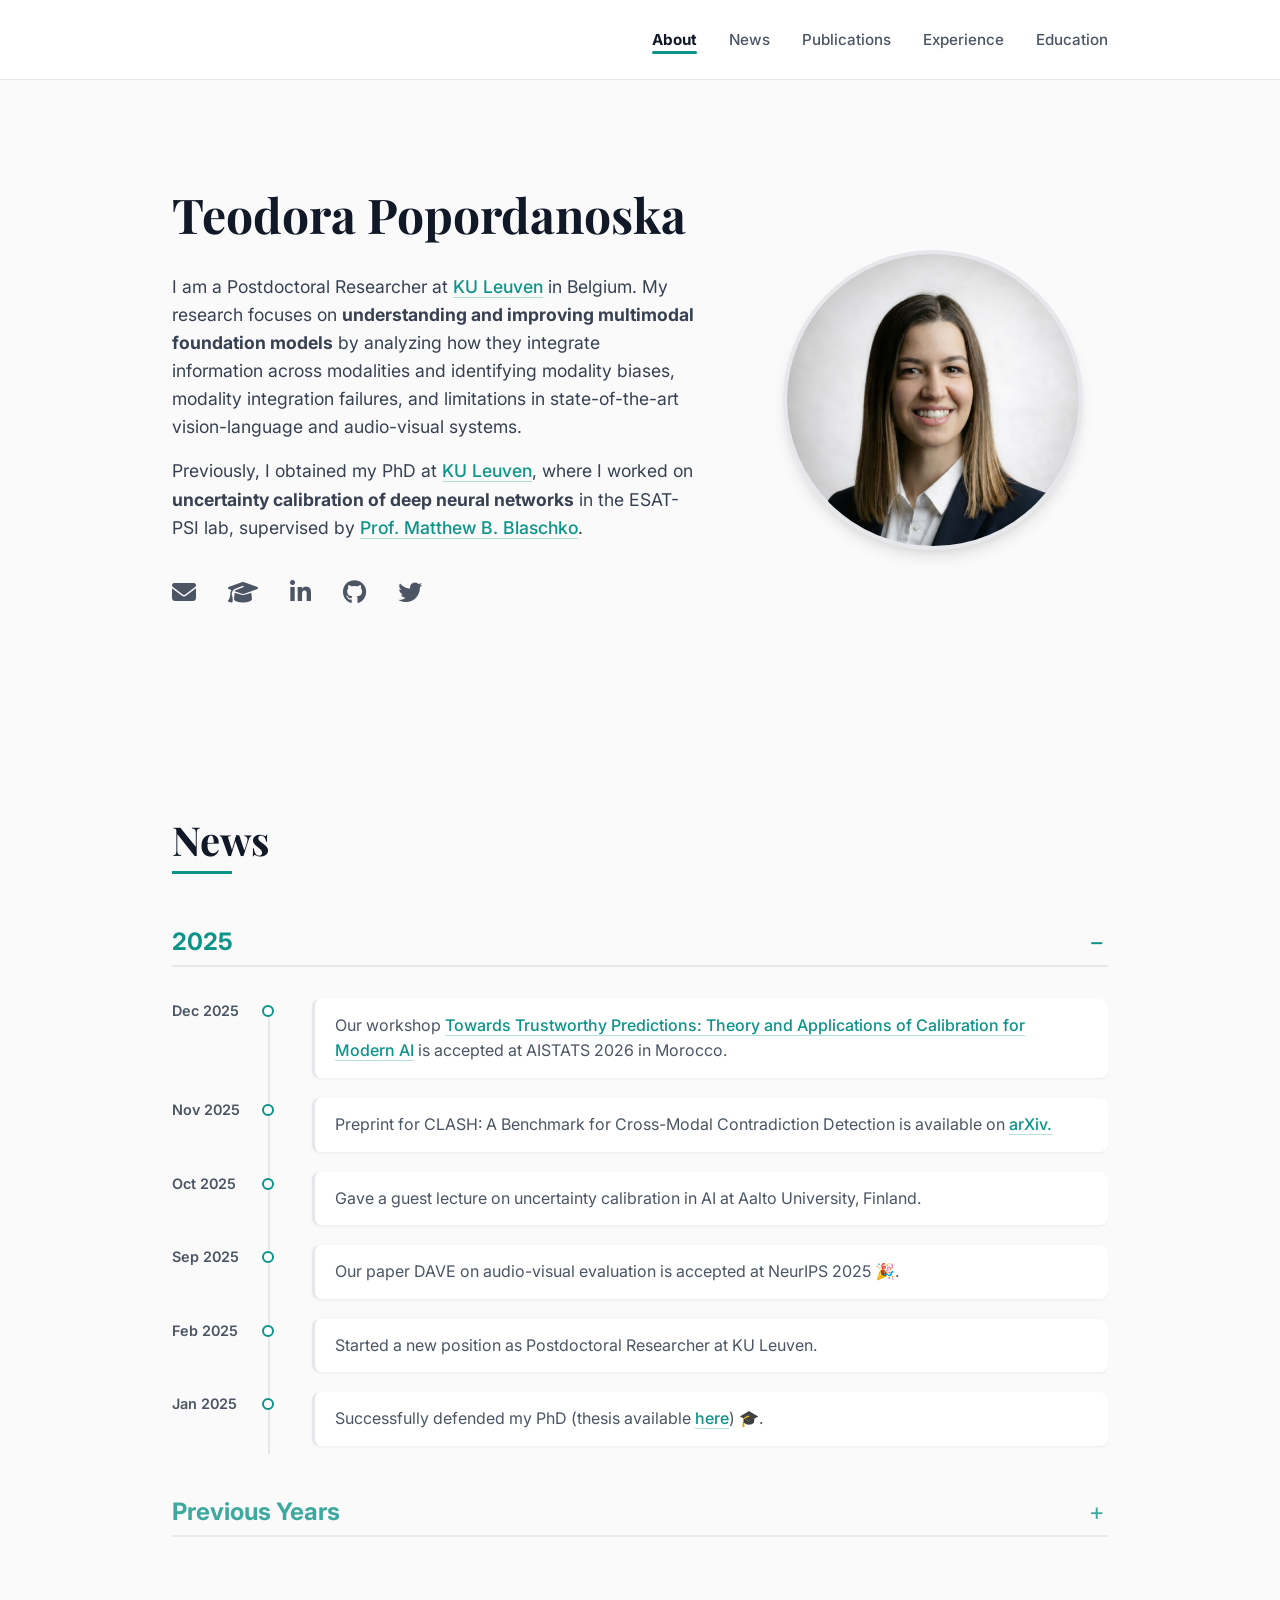
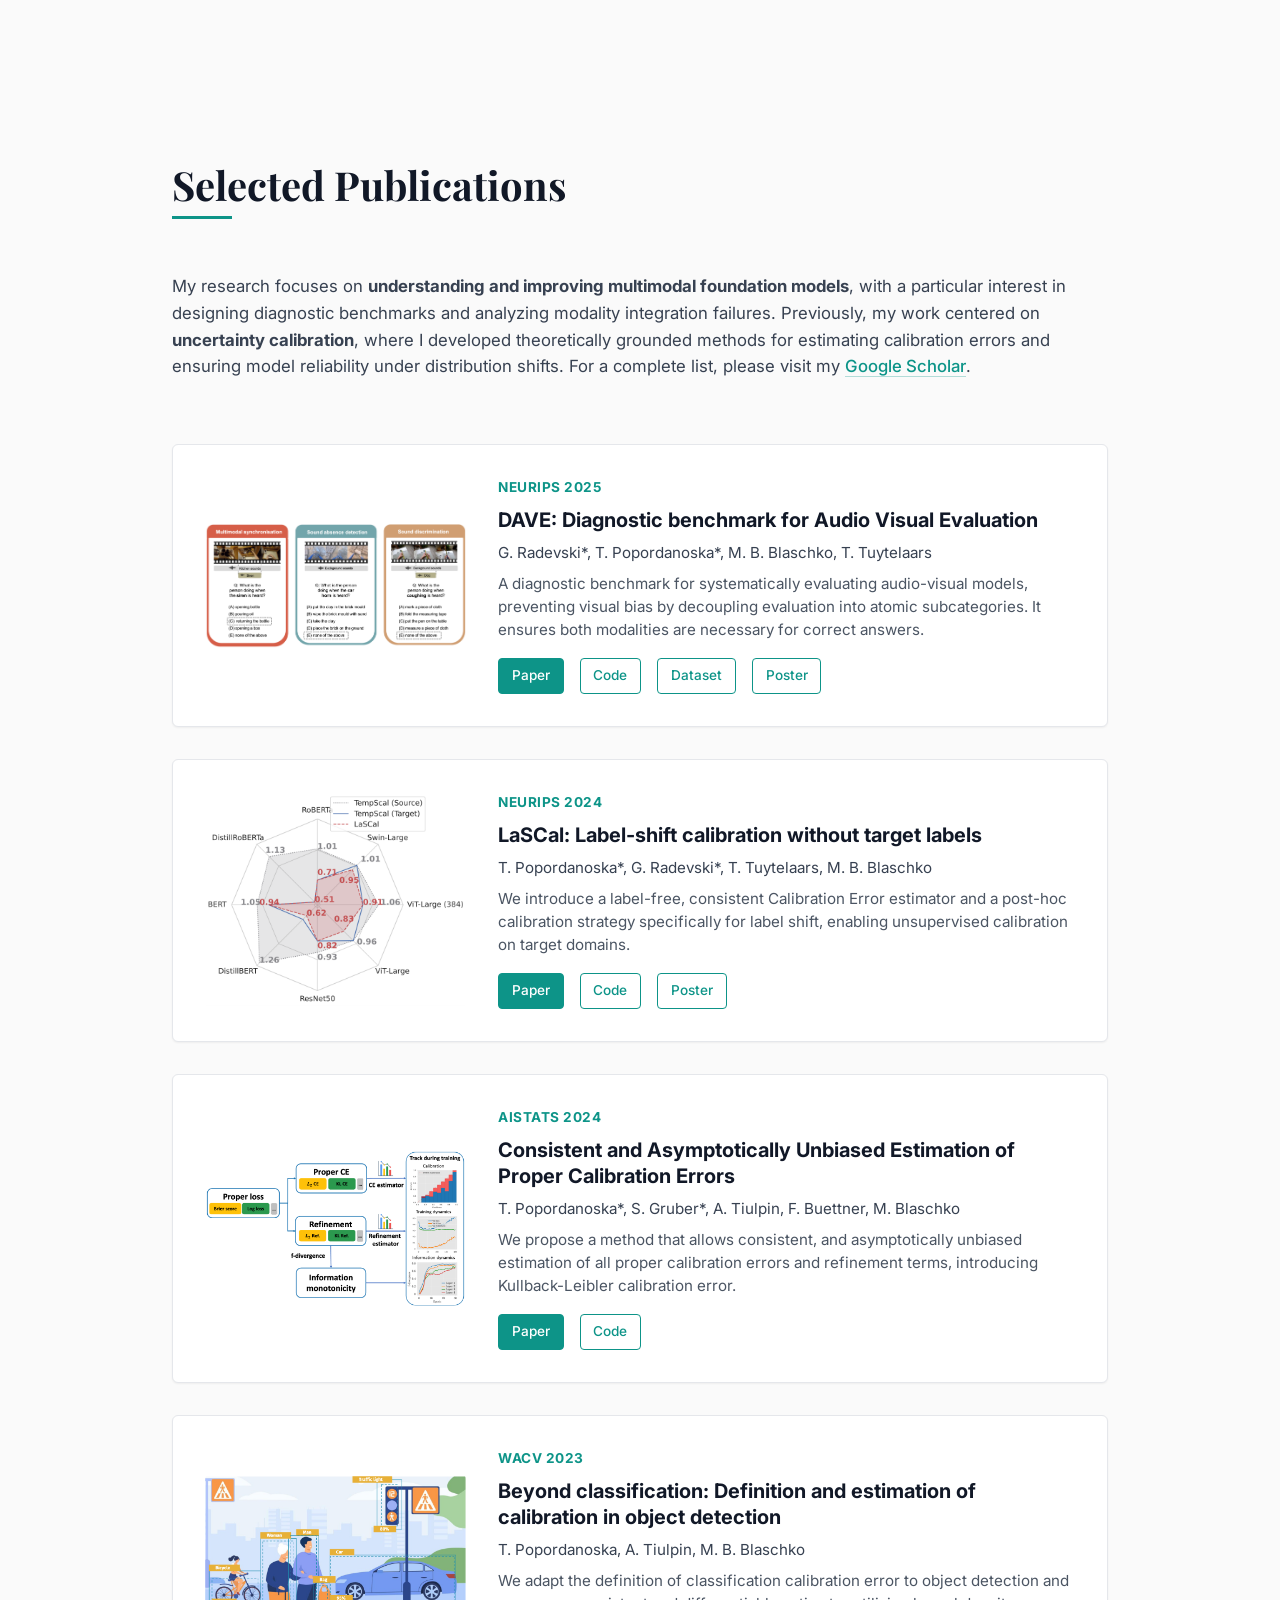
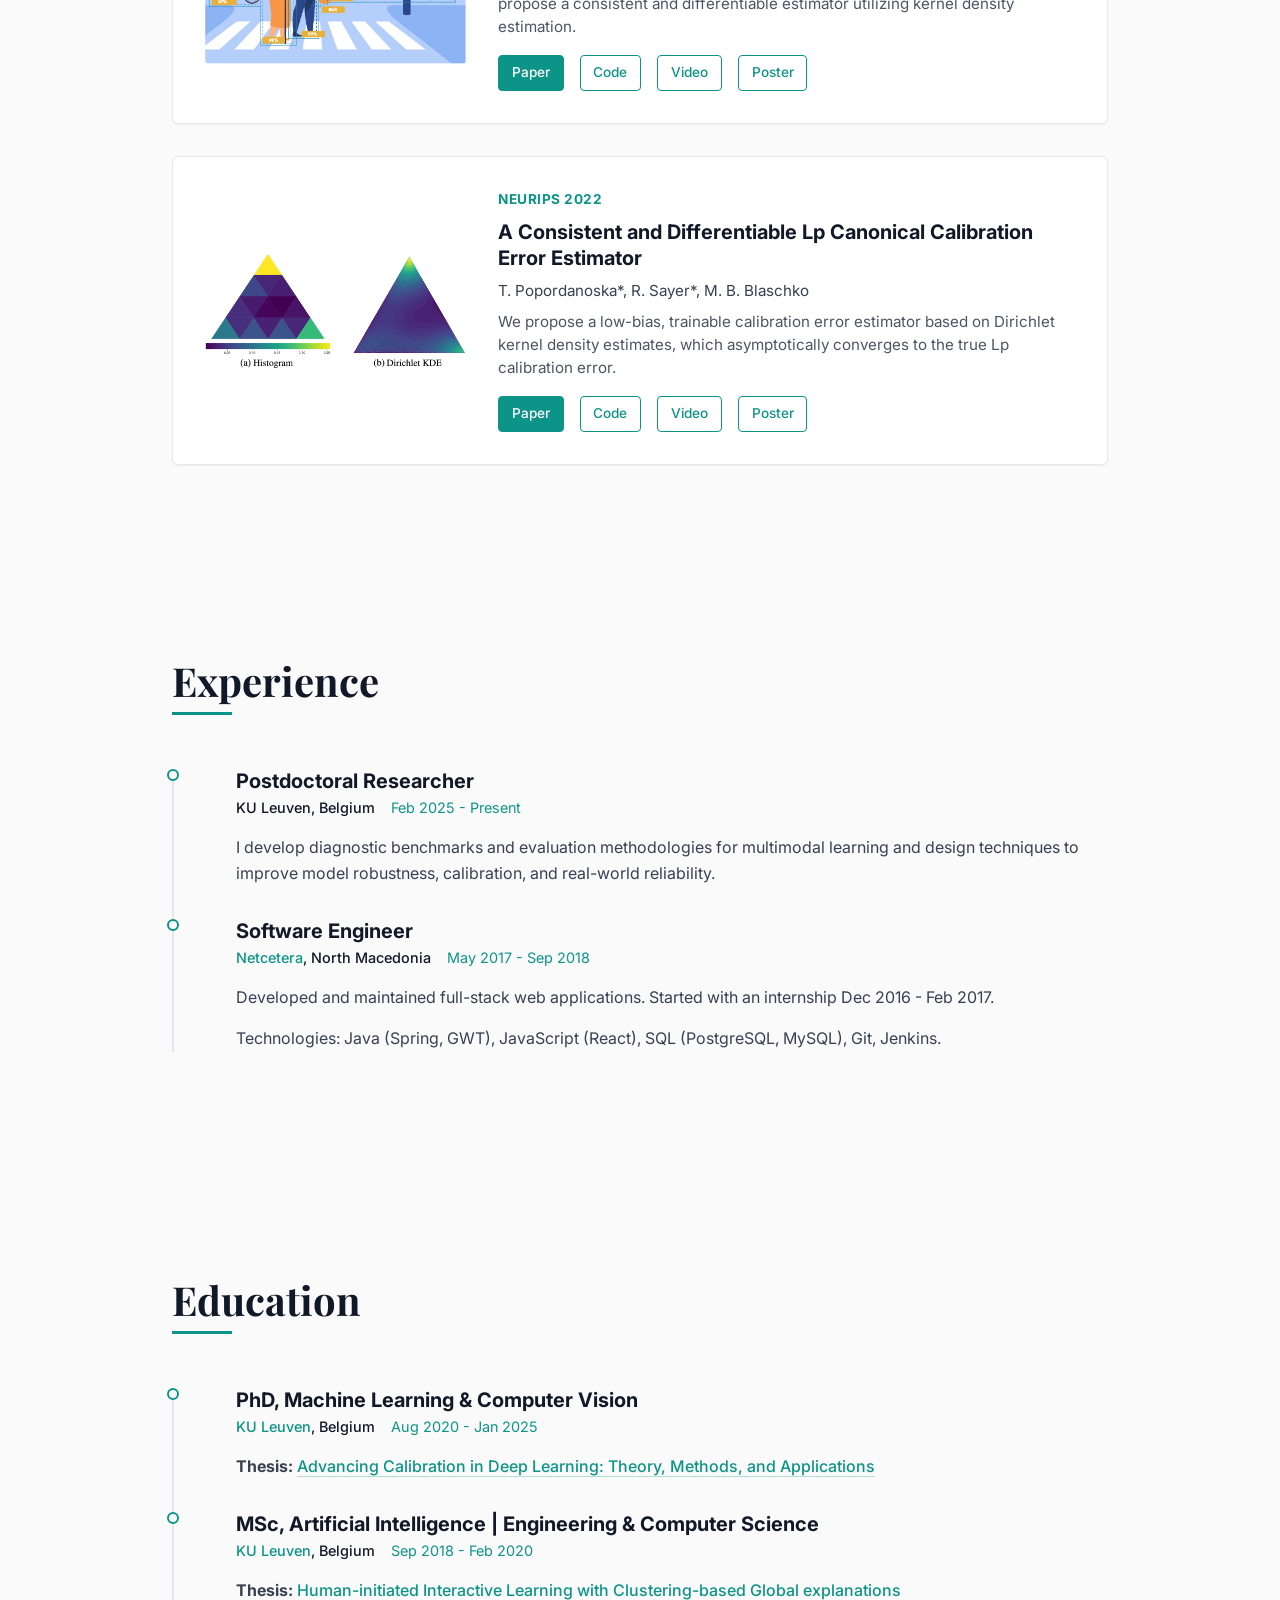
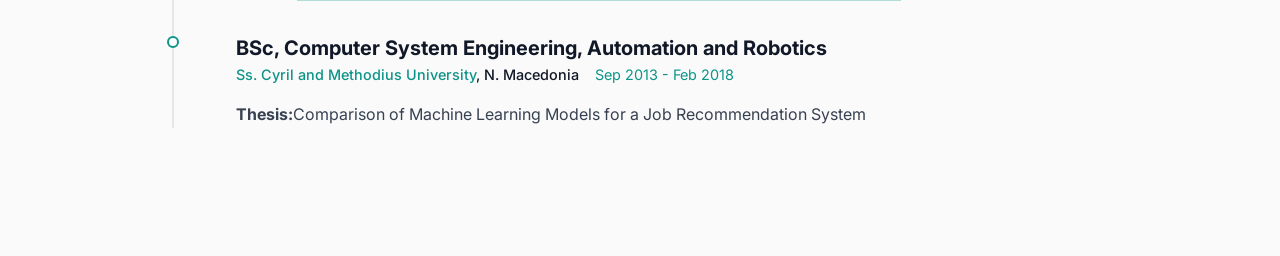
<file: index.html>
<!DOCTYPE html>
<html lang="en">
<head>
    <meta charset="UTF-8">
    <meta name="viewport" content="width=device-width, initial-scale=1.0">
    <title>Teodora Popordanoska</title>
    <meta name="description" content="Teodora Popordanoska - PhD Researcher in Machine Learning and Computer Vision at KU Leuven.">
    <meta name="keywords" content="Teodora Popordanoska, PhD, Machine Learning, Computer Vision, KU Leuven, Uncertainty Calibration">
    
    <!-- Open Graph / Social -->
    <meta property="og:type" content="website">
    <meta property="og:title" content="Teodora Popordanoska">
    <meta property="og:description" content="PhD Researcher in Machine Learning at KU Leuven.">
    <meta property="og:image" content="/img/teodora.png">
    
    <!-- Fonts -->
    <link rel="preconnect" href="https://fonts.googleapis.com">
    <link rel="preconnect" href="https://fonts.gstatic.com" crossorigin>
    <link href="https://fonts.googleapis.com/css2?family=Inter:wght@300;400;500;600&family=Playfair+Display:wght@400;600;700&display=swap" rel="stylesheet">
    
    <!-- Icons -->
    <link rel="stylesheet" href="https://cdnjs.cloudflare.com/ajax/libs/font-awesome/6.4.0/css/all.min.css">

    <!-- CSS -->
    <link rel="stylesheet" href="css/style.css">
    <link rel="icon" type="image/x-icon" href="/img/teodora_icon.png">
</head>
<body>

    <header class="site-header">
        <div class="container header-container">
            <a href="#" class="logo"></a>
            <nav class="main-nav">
                <ul>
                    <li><a href="#about">About</a></li>
                    <li><a href="#news">News</a></li>
                    <li><a href="#publications">Publications</a></li>
                    <li><a href="#experience">Experience</a></li>
                    <li><a href="#education">Education</a></li>
                    <!-- <li><a href="#activities">Academic Activities</a></li> -->
                </ul>
            </nav>
            <button class="mobile-menu-toggle" aria-label="Toggle navigation">
                <i class="fas fa-bars"></i>
            </button>
        </div>
    </header>

    <main>
        <!-- Hero / About Section -->
        <section id="about" class="hero-section">
            <div class="container hero-content">
                <div class="hero-text">
                    <h1>Teodora Popordanoska</h1>
                    
                    <div class="bio">
                        <p>I am a Postdoctoral Researcher at <a href="https://www.kuleuven.be/kuleuven" target="_blank" class="text-link">KU Leuven</a> in Belgium. My research focuses on <strong>understanding and improving multimodal foundation models</strong> by analyzing how they integrate information across modalities and identifying modality biases, modality integration failures, and limitations in state-of-the-art vision-language and audio-visual systems.</p>

                        <p>Previously, I obtained my PhD at <a href="https://www.esat.kuleuven.be/psi" target="_blank" class="text-link">KU Leuven</a>, where I worked on <strong>uncertainty calibration of deep neural networks</strong> in the ESAT-PSI lab, supervised by <a href="https://homes.esat.kuleuven.be/~mblaschk/" target="_blank" class="text-link">Prof. Matthew B. Blaschko</a>.</p>
                    </div>

                    <div class="social-links">
                        <a href="mailto:teodora.popordanoska@kuleuven.be" aria-label="Email"><i class="fas fa-envelope"></i></a>
                        <a href="https://scholar.google.com/citations?user=teodora.popordanoska&user=B2YV6zIAAAAJ" target="_blank" aria-label="Google Scholar"><i class="fas fa-graduation-cap"></i></a>
                        <a href="https://www.linkedin.com/in/tpopordanoska/" target="_blank" aria-label="LinkedIn"><i class="fab fa-linkedin-in"></i></a>
                        <a href="https://github.com/tpopordanoska" target="_blank" aria-label="GitHub"><i class="fab fa-github"></i></a>
                        <a href="https://twitter.com/TPopordanoska" target="_blank" aria-label="Twitter"><i class="fab fa-twitter"></i></a>
                    </div>
                </div>
                <div class="hero-image">
                    <div class="image-wrapper">
                        <img src="img/teodora_profile.png" alt="Teodora Popordanoska">
                    </div>
                </div>
            </div>
        </section>

        <!-- News Section -->
        <section id="news" class="section">
            <div class="container">
                <h2 class="section-title">News</h2>
                <div class="news-compact-list">
                    <!-- 2025 -->
                    <div class="news-year-group">
                        <h3 class="news-year-header">2025 <span class="collapse-indicator">−</span></h3>
                        <div class="news-items-group">
                            <div class="timeline-news-item">
                                <div class="timeline-news-date">Dec 2025</div>
                                <div class="timeline-news-marker"></div>
                                <div class="timeline-news-content">
                                    <p class="news-text">Our workshop <a href="https://calibration-workshop.github.io/" target="_blank" class="text-link">Towards Trustworthy Predictions: Theory and Applications of Calibration for Modern AI</a> is accepted at AISTATS 2026 in Morocco.</p>
                                </div>
                            </div>
                            <div class="timeline-news-item">
                                <div class="timeline-news-date">Nov 2025</div>
                                <div class="timeline-news-marker"></div>
                                <div class="timeline-news-content">
                                    <p class="news-text">Preprint for CLASH: A Benchmark for Cross-Modal Contradiction Detection is available on <a href="https://arxiv.org/pdf/2511.19199" target="_blank" class="text-link">arXiv.</a></p>
                                </div>
                            </div>
                            <div class="timeline-news-item">
                                <div class="timeline-news-date">Oct 2025</div>
                                <div class="timeline-news-marker"></div>
                                <div class="timeline-news-content">
                                    <p class="news-text">Gave a guest lecture on uncertainty calibration in AI at Aalto University, Finland.</p>
                                </div>
                            </div>
                            <div class="timeline-news-item">
                                <div class="timeline-news-date">Sep 2025</div>
                                <div class="timeline-news-marker"></div>
                                <div class="timeline-news-content">
                                    <p class="news-text">Our paper DAVE on audio-visual evaluation is accepted at NeurIPS 2025 🎉.</p>
                                </div>
                            </div>
                            <div class="timeline-news-item">
                                <div class="timeline-news-date">Feb 2025</div>
                                <div class="timeline-news-marker"></div>
                                <div class="timeline-news-content">
                                    <p class="news-text">Started a new position as Postdoctoral Researcher at KU Leuven.</p>
                                </div>
                            </div>
                            <div class="timeline-news-item">
                                <div class="timeline-news-date">Jan 2025</div>
                                <div class="timeline-news-marker"></div>
                                <div class="timeline-news-content">
                                    <p class="news-text">Successfully defended my PhD (thesis available <a href="https://scholar.google.com/citations?view_op=view_citation&hl=en&user=B2YV6zIAAAAJ&citation_for_view=B2YV6zIAAAAJ:ufrVoPGSRksC" target="_blank" class="text-link">here</a>) 🎓.</p>
                                </div>
                            </div>
                        </div>
                    </div>

                    <!-- Previous Years (2024 and older) -->
                    <div class="news-year-group collapsed">
                        <h3 class="news-year-header">Previous Years <span class="collapse-indicator">+</span></h3>
                        <div class="news-items-group">
                            <!-- 2024 -->
                            <div class="timeline-news-item">
                                <div class="timeline-news-date">Sep 2024</div>
                                <div class="timeline-news-marker"></div>
                                <div class="timeline-news-content">
                                    <p class="news-text"><a href="https://neurips.cc/virtual/2024/poster/93386" target="_blank" class="text-link">LaSCal</a>, our paper on label-shift calibration without target labels, is accepted at NeurIPS 2024 🎉.</p>
                                </div>
                            </div>
                            <div class="timeline-news-item">
                                <div class="timeline-news-date">Jan 2024</div>
                                <div class="timeline-news-marker"></div>
                                <div class="timeline-news-content">
                                    <p class="news-text">Our paper on estimating proper calibration errors is accepted to <a href="https://arxiv.org/pdf/2312.08589.pdf" target="_blank" class="text-link">AISTATS 2024</a>.</p>
                                </div>
                            </div>
                            
                            <!-- 2023 -->
                            <div class="timeline-news-item">
                                <div class="timeline-news-date">Oct 2023</div>
                                <div class="timeline-news-marker"></div>
                                <div class="timeline-news-content">
                                    <p class="news-text">Presented our workshop paper on assessing calibration under covariate shift at the <a href="https://sites.google.com/view/wicviccv2023/program/accepted-papers?authuser=0" target="_blank" class="text-link">WiCV workshop</a> at ICCV 2023. Served as a student volunteer at ICCV 2023.</p>
                                </div>
                            </div>
                            <div class="timeline-news-item">
                                <div class="timeline-news-date">Aug 2023</div>
                                <div class="timeline-news-marker"></div>
                                <div class="timeline-news-content">
                                    <p class="news-text">Our paper on calibration in object detection is accepted to <a href="https://openaccess.thecvf.com/content/WACV2024/papers/Pop ordanoska_Beyond_Classification_Definition_and_Density-Based_Estimation_of_Calibration_in_Object_WACV_2024_paper.pdf" target="_blank" class="text-link">WACV 2024</a>.</p>
                                </div>
                            </div>
                            
                            <!-- 2022 -->
                            <div class="timeline-news-item">
                                <div class="timeline-news-date">Nov 2022</div>
                                <div class="timeline-news-marker"></div>
                                <div class="timeline-news-content">
                                    <p class="news-text">Presented our work on estimating calibration error at <a href="https://neurips.cc/virtual/2022/poster/54014" target="_blank" class="text-link">NeurIPS 2022</a>.</p>
                                </div>
                            </div>
                            <div class="timeline-news-item">
                                <div class="timeline-news-date">Jul 2022</div>
                                <div class="timeline-news-marker"></div>
                                <div class="timeline-news-content">
                                    <p class="news-text">Recognized as an outstanding reviewer (top 10%) at <a href="https://icml.cc/Conferences/2022/Reviewers" target="_blank" class="text-link">ICML 2022</a>.</p>
                                </div>
                            </div>
                            <div class="timeline-news-item">
                                <div class="timeline-news-date">May 2022</div>
                                <div class="timeline-news-marker"></div>
                                <div class="timeline-news-content">
                                    <p class="news-text">Achieved 1st place on the T1A vector task at the <a href="https://lequa2022.github.io/" target="_blank" class="text-link">LeQua 2022</a> challenge.</p>
                                </div>
                            </div>
                            
                            <!-- 2021 -->
                            <div class="timeline-news-item">
                                <div class="timeline-news-date">Sep 2021</div>
                                <div class="timeline-news-marker"></div>
                                <div class="timeline-news-content">
                                    <p class="news-text">Featured in <a href="https://www.rsipvision.com/MICCAI2021-Thursday/12/?fbclid=IwAR2loMRz_3abpLH7wHavHvRYzfRj0r-f0IWruscEmlpC8FCbFbGScNYPXmM" target="_blank" class="text-link">Computer Vision News</a> for work presented at MICCAI 2021.</p>
                                </div>
                            </div>
                        </div>
                    </div>
                </div>
            </div>
        </section>

        <!-- Publications Section -->
        <section id="publications" class="section">
            <div class="container">
                <h2 class="section-title">Selected Publications</h2>
                <p class="research-summary">My research focuses on <strong>understanding and improving multimodal foundation models</strong>, with a particular interest in designing diagnostic benchmarks and analyzing modality integration failures. Previously, my work centered on <strong>uncertainty calibration</strong>, where I developed theoretically grounded methods for estimating calibration errors and ensuring model reliability under distribution shifts. For a complete list, please visit my <a href="https://scholar.google.com/citations?user=teodora.popordanoska&user=B2YV6zIAAAAJ" target="_blank" class="text-link">Google Scholar</a>.</p>

                <div class="publications-grid">
                    
                    
                    <!-- Paper 1: DAVE -->
                    <article class="pub-card">
                        <div class="pub-image">
                            <img src="img/dave.png" alt="DAVE Benchmark">
                        </div>
                        <div class="pub-content">
                            <div class="pub-year">NeurIPS 2025</div>
                            <h3 class="pub-title">DAVE: Diagnostic benchmark for Audio Visual Evaluation</h3>
                            <div class="pub-authors">G. Radevski*, T. Popordanoska*, M. B. Blaschko, T. Tuytelaars</div>
                            <p class="pub-desc">A diagnostic benchmark for systematically evaluating audio-visual models, preventing visual bias by decoupling evaluation into atomic subcategories. It ensures both modalities are necessary for correct answers.</p>
                            <div class="pub-links">
                                <a href="https://openreview.net/pdf?id=4ZAX1NT0ms" target="_blank" class="btn btn-sm">Paper</a>
                                <a href="https://github.com/gorjanradevski/dave" target="_blank" class="btn btn-sm btn-outline">Code</a>
                                <a href="https://huggingface.co/datasets/gorjanradevski/dave" target="_blank" class="btn btn-sm btn-outline">Dataset</a>
                                <a href="https://media.licdn.com/dms/image/v2/D4E22AQHVuDc-gIxVsg/feedshare-shrink_2048_1536/B4EZrm3JjLGcAk-/0/1764809809687?e=1770249600&v=beta&t=n2JOFPNH1bWUUO86amZ595tpiU-RQK8v-P-ld4DOnK8" target="_blank" class="btn btn-sm btn-outline">Poster</a>
                            </div>
                        </div>
                    </article>

                    <!-- Paper 2: LaSCal -->
                    <article class="pub-card">
                        <div class="pub-image">
                            <img src="img/lascal.png" alt="LaSCal Method">
                        </div>
                        <div class="pub-content">
                            <div class="pub-year">NeurIPS 2024</div>
                            <h3 class="pub-title">LaSCal: Label-shift calibration without target labels</h3>
                            <div class="pub-authors">T. Popordanoska*, G. Radevski*, T. Tuytelaars, M. B. Blaschko</div>
                            <p class="pub-desc">We introduce a label-free, consistent Calibration Error estimator and a post-hoc calibration strategy specifically for label shift, enabling unsupervised calibration on target domains.</p>
                            <div class="pub-links">
                                <a href="https://proceedings.neurips.cc/paper_files/paper/2024/file/783c5986e1d6112cb4688d9b2105609a-Paper-Conference.pdf" target="_blank" class="btn btn-sm">Paper</a>
                                <a href="https://github.com/tpopordanoska/label-shift-calibration" target="_blank" class="btn btn-sm btn-outline">Code</a>
                                <a href="https://media.licdn.com/dms/image/v2/D5622AQGSXHzoA_hQeQ/feedshare-shrink_2048_1536/B56ZPCTskgG4As-/0/1734131764374?e=1770249600&v=beta&t=VTgES8yWXvfkS8Z13n8O8akCdWX45knjbcowUlkZ54k" target="_blank" class="btn btn-sm btn-outline">Poster</a>
                            </div>
                        </div>
                    </article>

                    <!-- Paper 3: AISTATS -->
                    <article class="pub-card">
                        <div class="pub-image">
                            <img src="img/aistats_fig1.png" alt="AISTATS 2024 Figure">
                        </div>
                        <div class="pub-content">
                            <div class="pub-year">AISTATS 2024</div>
                            <h3 class="pub-title">Consistent and Asymptotically Unbiased Estimation of Proper Calibration Errors</h3>
                            <div class="pub-authors">T. Popordanoska*, S. Gruber*, A. Tiulpin, F. Buettner, M. Blaschko</div>
                            <p class="pub-desc">We propose a method that allows consistent, and asymptotically unbiased estimation of all proper calibration errors and refinement terms, introducing Kullback-Leibler calibration error.</p>
                            <div class="pub-links">
                                <a href="https://arxiv.org/pdf/2312.08589.pdf" target="_blank" class="btn btn-sm">Paper</a>
                                <a href="https://github.com/tpopordanoska/proper-calibration-error" target="_blank" class="btn btn-sm btn-outline">Code</a>
                            </div>
                        </div>
                    </article>

                    <!-- Paper 4: WACV -->
                    <article class="pub-card">
                        <div class="pub-image">
                            <img src="img/object_detection.png" alt="WACV 2023 Figure">
                        </div>
                        <div class="pub-content">
                            <div class="pub-year">WACV 2023</div>
                            <h3 class="pub-title">Beyond classification: Definition and estimation of calibration in object detection</h3>
                            <div class="pub-authors">T. Popordanoska, A. Tiulpin, M. B. Blaschko</div>
                            <p class="pub-desc">We adapt the definition of classification calibration error to object detection and propose a consistent and differentiable estimator utilizing kernel density estimation.</p>
                            <div class="pub-links">
                                <a href="https://openaccess.thecvf.com/content/WACV2024/papers/Popordanoska_Beyond_Classification_Definition_and_Density-Based_Estimation_of_Calibration_in_Object_WACV_2024_paper.pdf" target="_blank" class="btn btn-sm">Paper</a>
                                <a href="https://github.com/tpopordanoska/calibration-object-detection" target="_blank" class="btn btn-sm btn-outline">Code</a>
                                <a href="https://www.youtube.com/watch?v=UhTWKRFoo6I&ab_channel=ComputerVisionFoundationVideos" target="_blank" class="btn btn-sm btn-outline">Video</a>
                                <a href="https://pbs.twimg.com/media/GDDRMqqbIAAzWTr?format=jpg&name=4096x4096" target="_blank" class="btn btn-sm btn-outline">Poster</a>
                            </div>
                        </div>
                    </article>

                    <!-- Paper 5: NeurIPS 2022 -->
                    <article class="pub-card">
                        <div class="pub-image">
                            <img src="img/hist_vs_kde.png" alt="NeurIPS 2022 Figure">
                        </div>
                        <div class="pub-content">
                            <div class="pub-year">NeurIPS 2022</div>
                            <h3 class="pub-title">A Consistent and Differentiable Lp Canonical Calibration Error Estimator</h3>
                            <div class="pub-authors">T. Popordanoska*, R. Sayer*, M. B. Blaschko</div>
                            <p class="pub-desc">We propose a low-bias, trainable calibration error estimator based on Dirichlet kernel density estimates, which asymptotically converges to the true Lp calibration error.</p>
                            <div class="pub-links">
                                <a href="https://arxiv.org/pdf/2210.07810.pdf" target="_blank" class="btn btn-sm">Paper</a>
                                <a href="https://github.com/tpopordanoska/ece-kde" target="_blank" class="btn btn-sm btn-outline">Code</a>
                                <a href="https://slideslive.com/38991091/a-consistent-and-differentiable-lp-canonical-calibration-error-estimator?ref=speaker-35439" target="_blank" class="btn btn-sm btn-outline">Video</a>
                                <a href="https://neurips.cc/media/PosterPDFs/NeurIPS%202022/54014.png?t=1669121650.6984394" target="_blank" class="btn btn-sm btn-outline">Poster</a>
                            </div>
                        </div>
                    </article>

                </div>
            </div>
        </section>


        <!-- Experience Section -->
        <section id="experience" class="section">
            <div class="container">
                <h2 class="section-title">Experience</h2>
                <div class="timeline">
                    
                    <div class="timeline-item">
                        <div class="timeline-marker"></div>
                        <div class="timeline-content">
                            <h3 class="timeline-title">Postdoctoral Researcher</h3>
                            <div class="timeline-meta">
                                <span class="institution">KU Leuven, Belgium</span>
                                <span class="period">Feb 2025 - Present</span>
                            </div>
                            <p class="timeline-desc">I develop diagnostic benchmarks and evaluation methodologies for multimodal learning and design techniques to improve model robustness, calibration, and real-world reliability.</p>
                        </div>
                    </div>

                    <div class="timeline-item">
                        <div class="timeline-marker"></div>
                        <div class="timeline-content">
                            <h3 class="timeline-title">Software Engineer</h3>
                            <div class="timeline-meta">
                                <span class="institution"><a href="https://www.netcetera.com/home.html" target="_blank">Netcetera</a>, North Macedonia</span>
                                <span class="period">May 2017 - Sep 2018</span>
                            </div>
                            <p class="timeline-desc">Developed and maintained full-stack web applications. Started with an internship Dec 2016 - Feb 2017.</p>
                            <p class="timeline-desc small">Technologies: Java (Spring, GWT), JavaScript (React), SQL (PostgreSQL, MySQL), Git, Jenkins.</p>
                        </div>
                    </div>

                </div>
            </div>
        </section>

        <!-- Education Section -->
        <section id="education" class="section">
            <div class="container">
                <h2 class="section-title">Education</h2>
                <div class="timeline">
                    
                    <div class="timeline-item">
                        <div class="timeline-marker"></div>
                        <div class="timeline-content">
                            <h3 class="timeline-title">PhD, Machine Learning & Computer Vision</h3>
                            <div class="timeline-meta">
                                <span class="institution"><a href="https://www.kuleuven.be/kuleuven" target="_blank">KU Leuven</a>, Belgium</span>
                                <span class="period">Aug 2020 - Jan 2025</span>
                            </div>
                            <p class="timeline-desc"><strong>Thesis:</strong> <a href="https://scholar.google.com/citations?view_op=view_citation&hl=en&user=B2YV6zIAAAAJ&citation_for_view=B2YV6zIAAAAJ:ufrVoPGSRksC" target="_blank" class="text-link">Advancing Calibration in Deep Learning: Theory, Methods, and Applications</a></p>
                            <!-- <p class="timeline-desc small">Research at <a href="https://www.esat.kuleuven.be/psi" target="_blank" class="text-link">ESAT-PSI</a> lab, supervised by <a href="https://homes.esat.kuleuven.be/~mblaschk/" target="_blank" class="text-link">Prof. Matthew B. Blaschko</a>.</p> -->
                        </div>
                    </div>

                    <div class="timeline-item">
                        <div class="timeline-marker"></div>
                        <div class="timeline-content">
                            <h3 class="timeline-title">MSc, Artificial Intelligence | Engineering & Computer Science</h3>
                            <div class="timeline-meta"> 
                                <span class="institution"><a href="https://www.kuleuven.be/kuleuven" target="_blank">KU Leuven</a>, Belgium</span>
                                <span class="period">Sep 2018 - Feb 2020</span>
                            </div>
                            <p class="timeline-desc"><strong>Thesis:</strong> <a href="https://arxiv.org/pdf/2009.09723" target="_blank" class="text-link">Human-initiated Interactive Learning with Clustering-based Global explanations</a></p>
                        </div>
                    </div>

                    <div class="timeline-item">
                        <div class="timeline-marker"></div>
                        <div class="timeline-content">
                            <h3 class="timeline-title">BSc, Computer System Engineering, Automation and Robotics</h3>
                            <div class="timeline-meta">
                                <span class="institution"><a href="https://feit.ukim.edu.mk/en/" target="_blank">Ss. Cyril and Methodius University</a>, N. Macedonia</span>
                                <span class="period">Sep 2013 - Feb 2018</span>
                            </div>
                            <p class="timeline-desc"><strong>Thesis:</strong>Comparison of Machine Learning Models for a Job Recommendation System</p>
                        </div>
                    </div>

                </div>
            </div>
        </section>

        <!-- Academic Activities / Skills -->
        <!-- <section id="activities" class="section">
            <div class="container">
                <h2 class="section-title">Academic Activities</h2>
                <div class="timeline">
                    <div class="timeline-item">
                        <div class="timeline-marker"></div>
                        <div class="timeline-content">
                            <h3 class="timeline-title">Reviewer</h3>
                            <p class="timeline-desc">ICML (<a href="#" class="text-link">Top 10% Reviewer 2022</a>), NeurIPS, ICLR, CVPR, BMVC, NCDHWS.</p>
                        </div>
                    </div>
                    <div class="timeline-item">
                        <div class="timeline-marker"></div>
                        <div class="timeline-content">
                            <h3 class="timeline-title">Supervisor</h3>
                            <p class="timeline-desc">Master theses "Uncertainty calibration in active learning" and "Uncertainty calibration under dataset shift".</p>
                        </div>
                    </div>
                    <div class="timeline-item">
                        <div class="timeline-marker"></div>
                        <div class="timeline-content">
                            <h3 class="timeline-title">Teaching Assistant</h3>
                            <p class="timeline-desc">Measurement Systems (KU Leuven, Belgium) & Control Systems (FEEIT, N. Macedonia).</p>
                        </div>
                    </div>
                    <div class="timeline-item">
                        <div class="timeline-marker"></div>
                        <div class="timeline-content">
                            <h3 class="timeline-title">Volunteer</h3>
                            <p class="timeline-desc">ICCV 2023.</p>
                        </div>
                    </div>
                    <div class="timeline-item">
                        <div class="timeline-marker"></div>
                        <div class="timeline-content">
                            <h3 class="timeline-title">Participant</h3>
                            <p class="timeline-desc">DeepLearn summer school 2022.</p>
                        </div>
                    </div>
                </div>
            </div>
        </section> -->
    
    
    </main>

    <!-- <footer class="site-footer">
        <div class="container">
            <p>&copy; 2025 Teodora Gagaleska. All rights reserved.</p>
        </div>
    </footer> -->

    <!-- Mobile Menu Script -->
    <script>
        const toggleBtn = document.querySelector('.mobile-menu-toggle');
        const nav = document.querySelector('.main-nav');
        
        toggleBtn.addEventListener('click', () => {
            nav.classList.toggle('active');
        });



        // Active link highlighting on scroll
        const sections = document.querySelectorAll('section');
        const navLinks = document.querySelectorAll('.main-nav a');

        window.addEventListener('scroll', () => {
            let current = '';
            
            sections.forEach(section => {
                const sectionTop = section.offsetTop;
                const sectionHeight = section.clientHeight;
                if (pageYOffset >= (sectionTop - sectionHeight / 3)) {
                    current = section.getAttribute('id');
                }
            });

            navLinks.forEach(link => {
                link.classList.remove('active');
                if (current && link.getAttribute('href').includes(current)) {
                    link.classList.add('active');
                }
            });
        });

        // News year group collapse/expand functionality
        const yearHeaders = document.querySelectorAll('.news-year-header');
        
        yearHeaders.forEach(header => {
            header.addEventListener('click', () => {
                const yearGroup = header.parentElement;
                const indicator = header.querySelector('.collapse-indicator');
                
                yearGroup.classList.toggle('collapsed');
                
                // Update indicator
                if (yearGroup.classList.contains('collapsed')) {
                    indicator.textContent = '+';
                } else {
                    indicator.textContent = '−';
                }
            });
        });
    </script>
</body>
</html>
</file>
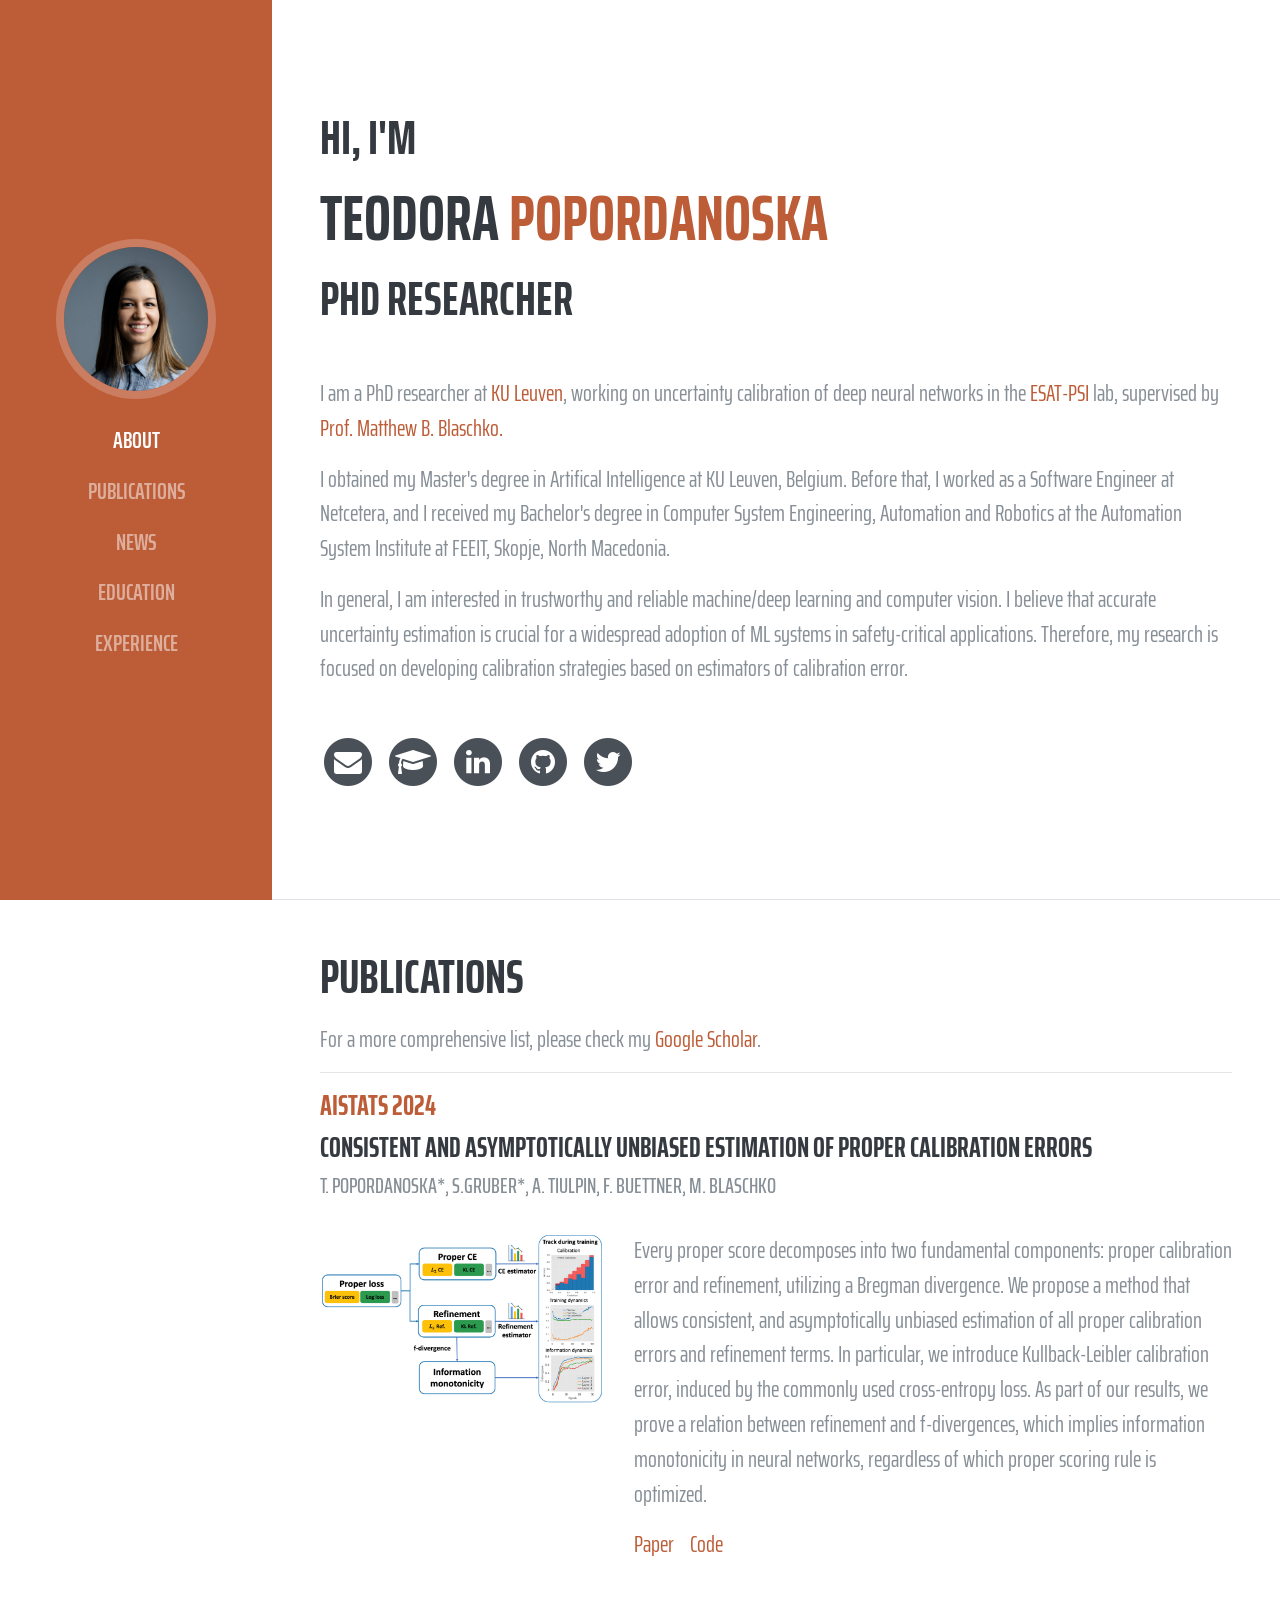
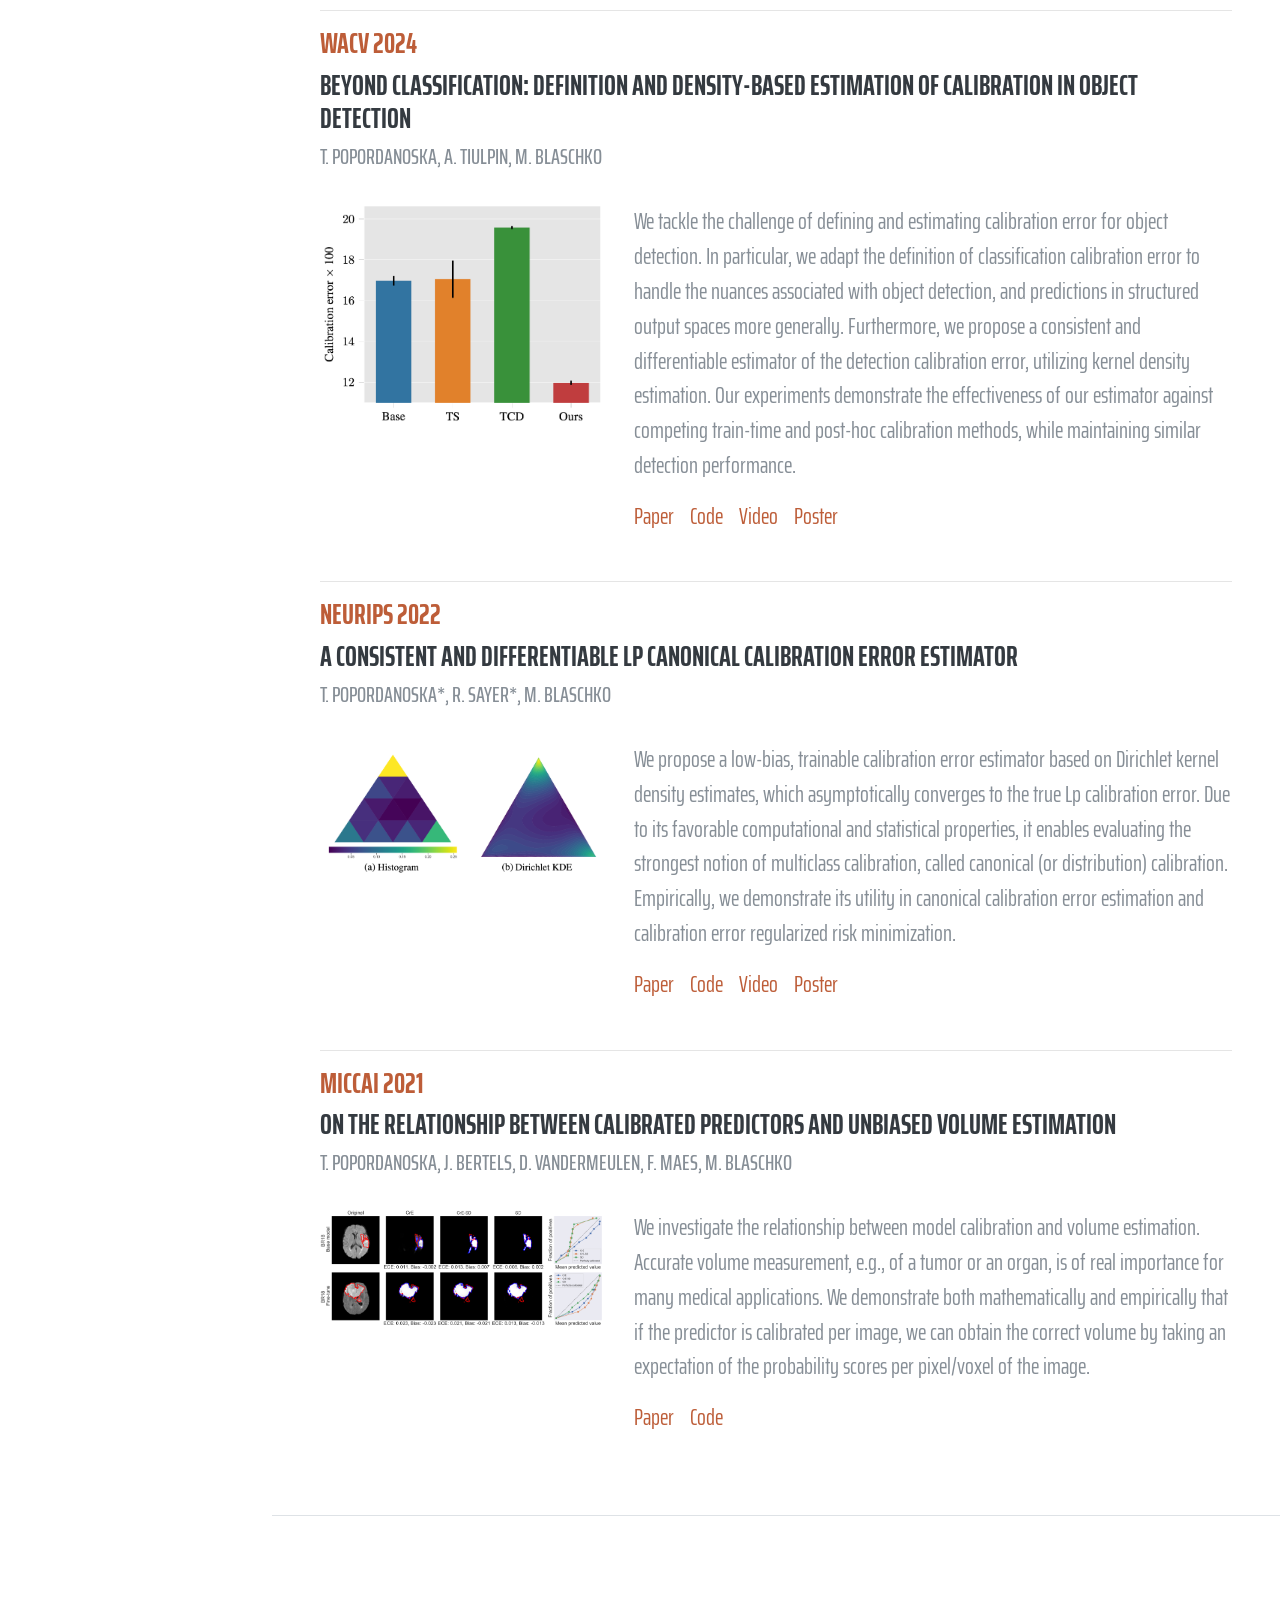
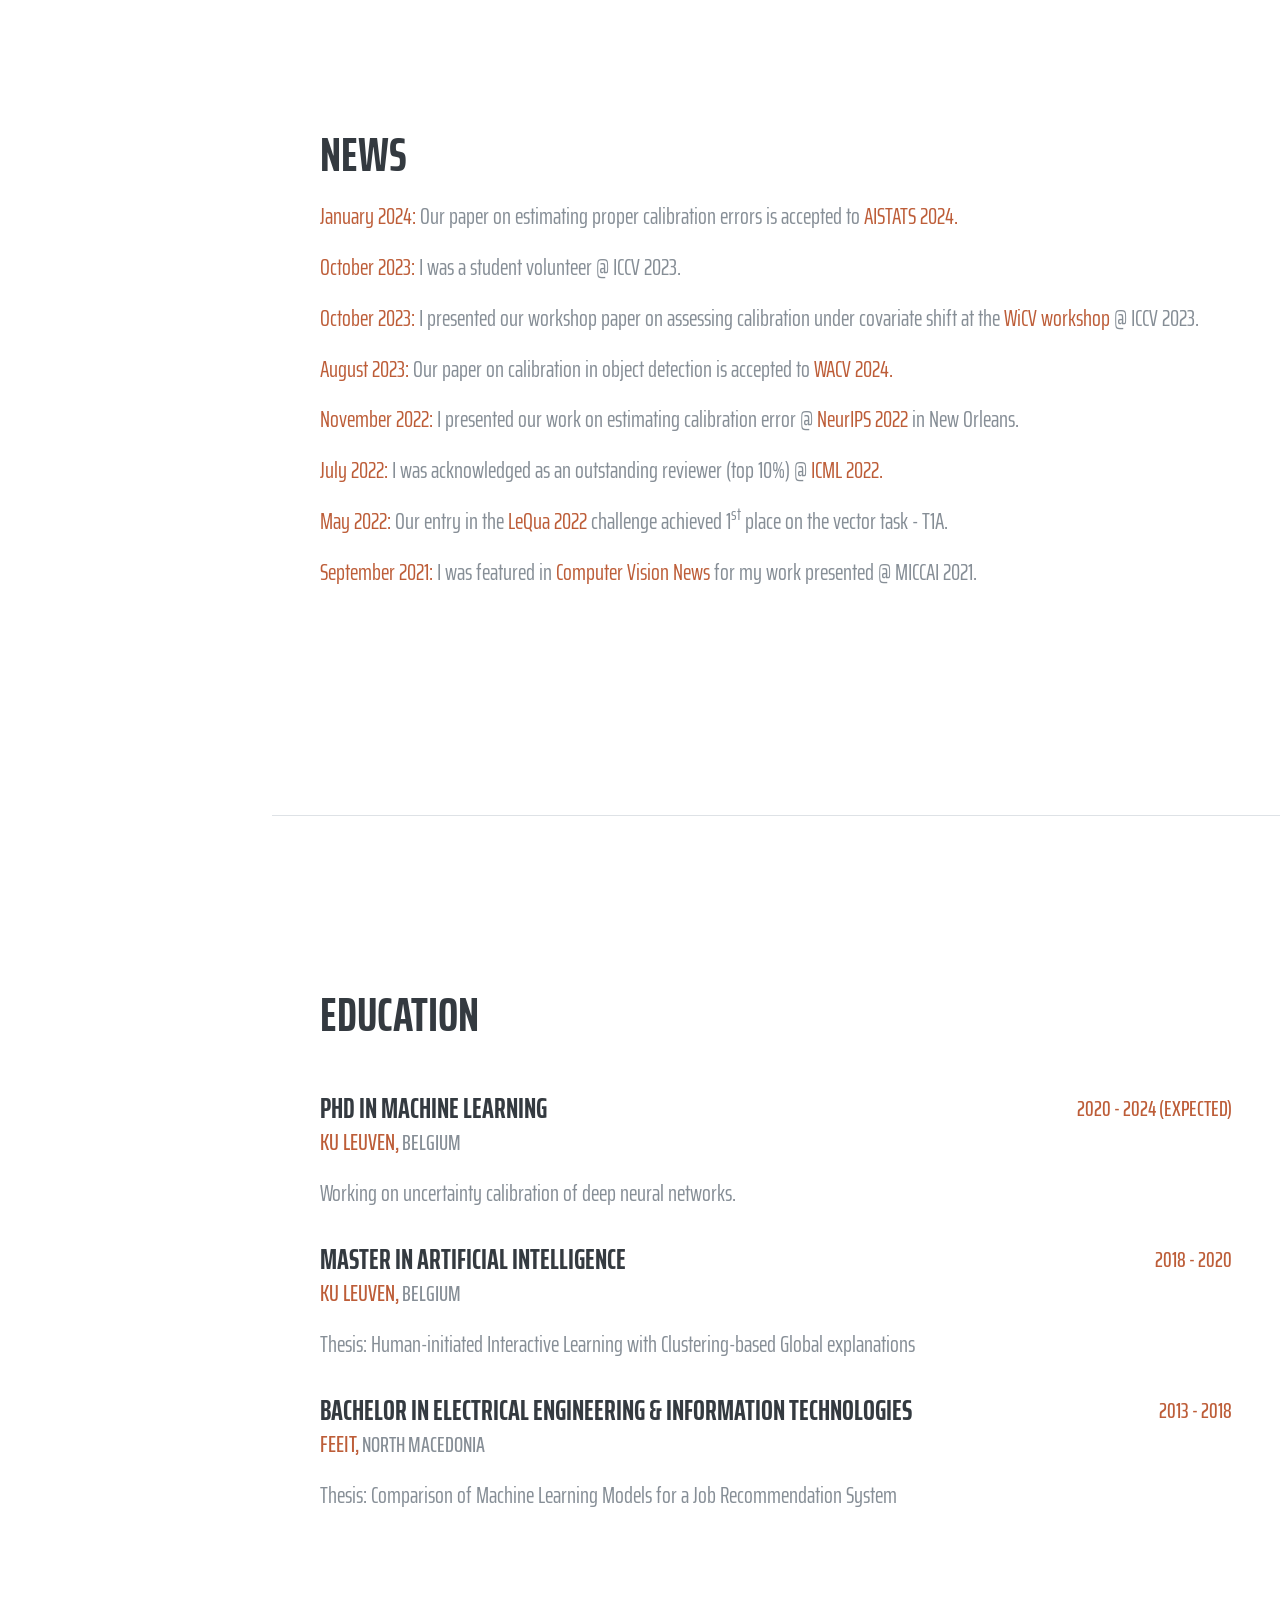
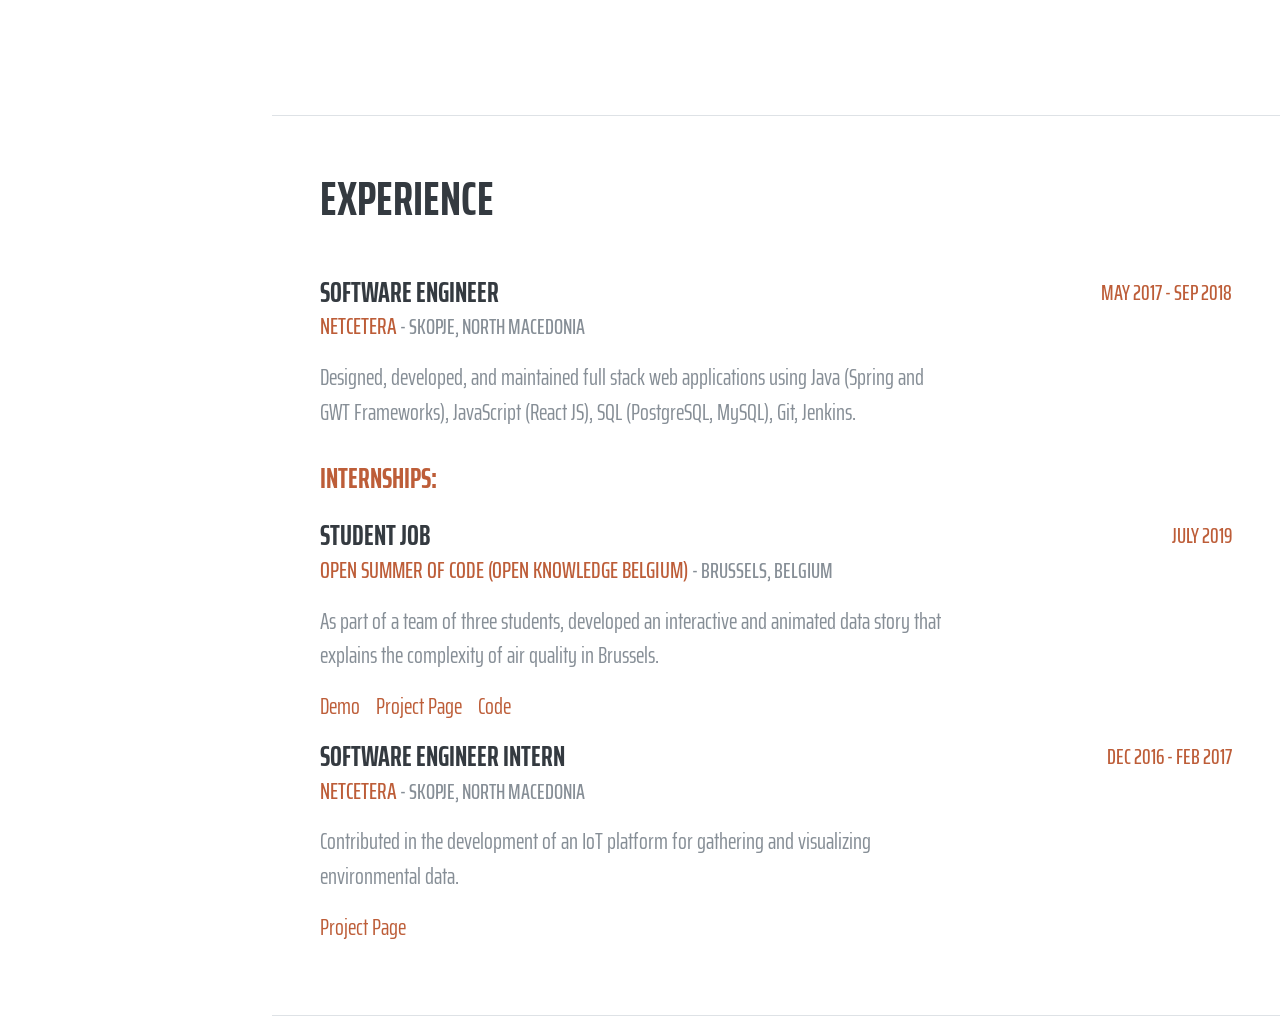
<file: index_old.html>
<!DOCTYPE html>
<html lang="en">

<head>

  <title>Teodora Popordanoska</title>
  <meta charset="utf-8">
  <meta name="viewport" content="width=device-width, initial-scale=1, shrink-to-fit=no">
  <meta name="author" content="Teodora Popordanoska">
  <meta name="description" content="Teodora Popordanoska Personal Website">
  <meta name="keywords" content="teodora popordanoska, portfolio, research, publications">

  <meta property="og:site_name" content="Teodora Popordanoska"/> 
  <meta property="og:title" content="Teodora Popordanoska">
  <meta property="og:type" content="website"/>
  <meta property="og:url" content="https://tpopordanoska.github.io/">
  <meta property="og:description" content="Teodora Popordanoska Personal Website "/>
  <meta property="og:locale" content="en"/>
  <meta property="og:image" content="/img/teodora_icon.png">

  <meta name="twitter:card" content="summary"/> 
  <meta name="twitter:title" content="Teodora Popordanoska"/> 
  <meta name="twitter:description" content="Teodora Popordanoska Personal Website "/> 
  <meta name="twitter:site" content="@tpopordanoska"/>
  <meta name="twitter:creator" content="@tpopordanoska"/> 

   <script type="application/ld+json">
    {
      "author":
      {
        "@type": "Person",
        "name": "Teodora Popordanoska"
      },
      "url": "https://tpopordanoska.github.io/",
      "@type": "WebSite",
      "description": "Teodora Popordanoska Personal Website
",
      "headline": "Teodora Popordanoska",
      "sameAs": ["https://scholar.google.com/citations?user=B2YV6zIAAAAJ&hl=en", "https://www.researchgate.net/scientific-contributions/Teodora-Popordanoska-2178109058", "https://github.com/tpopordanoska", "https://www.linkedin.com/in/tpopordanoska/", "https://twitter.com/TPopordanoska"],
      "name": "Teodora Popordanoska",
      "@context": "https://schema.org"
    }
  </script> 

  <link rel="icon" type="image/x-icon" href="/img/teodora_icon.png">

  <!-- Bootstrap core CSS -->
  <link href="vendor/bootstrap/css/bootstrap.min.css" rel="stylesheet" as="style">

  <!-- Custom fonts for this template -->
  <link href="https://fonts.googleapis.com/css?family=Saira+Extra+Condensed:100,200,300,400,500,600,700,800,900"
    rel="stylesheet" as="style">
  <link href="vendor/font-awesome/css/font-awesome.min.css" rel="stylesheet" as="style">

  <!-- Custom styles for this template -->
  <link href="css/resume.min.css" rel="stylesheet" as="style">

</head>

<body id="page-top">

  <nav class="navbar navbar-expand-lg navbar-dark bg-primary fixed-top" id="sideNav">
    <a class="navbar-brand js-scroll-trigger" href="#page-top">
      <span class="d-none d-lg-block">
        <img src="img/teodora.jpeg" loading="eager" class="img-fluid img-profile rounded-circle mx-auto mb-2" alt="">
      </span>
    </a>
    <button class="navbar-toggler" type="button" data-toggle="collapse" data-target="#navbarSupportedContent"
      aria-controls="navbarSupportedContent" aria-expanded="false" aria-label="Toggle navigation">
      <span class="navbar-toggler-icon"></span>
    </button>
    <div class="collapse navbar-collapse" id="navbarSupportedContent">
      <ul class="navbar-nav">
        <li class="nav-item">
          <a class="nav-link js-scroll-trigger" href="#about">About</a>
        </li>
        <li class="nav-item">
          <a class="nav-link js-scroll-trigger" href="#publications">Publications</a>
        </li>
        <li class="nav-item">
          <a class="nav-link js-scroll-trigger" href="#news">News</a>
        </li>
        <li class="nav-item">
          <a class="nav-link js-scroll-trigger" href="#education">Education</a>
        </li>
        <li class="nav-item">
          <a class="nav-link js-scroll-trigger" href="#experience">Experience</a>
        </li>
      </ul>
    </div>
  </nav>

  <div class="container-fluid p-0">

    <section class="resume-section p-3 p-lg-5 d-flex d-column" id="about">
      <div class="my-auto">
        <h2>Hi, I'm</h2>
        <h1>Teodora
          <span class="text-primary">Popordanoska</span>
        </h1>
        <h2 class="mb-5">PhD researcher</h2>
        <p class="mb-3">I am a PhD researcher at <a href="https://www.kuleuven.be/kuleuven" target="_blank">KU
            Leuven</a>, working on
          uncertainty calibration of deep neural networks in the 
           <a href="https://www.esat.kuleuven.be/psi" target="_blank">ESAT-PSI</a> lab, supervised by <a
            href="https://homes.esat.kuleuven.be/~mblaschk/" target="_blank">Prof. Matthew B. Blaschko. </a></p>
        <p class="mb-3">I obtained my Master's degree in Artifical Intelligence at KU Leuven, Belgium. Before that, I worked as a
          Software Engineer at Netcetera,
          and I received my Bachelor's degree in Computer System Engineering, Automation and Robotics at the Automation
          System Institute at FEEIT, Skopje, North Macedonia. </p>
        <p class="mb-5"> In general, I am interested in trustworthy and reliable machine/deep learning and computer
          vision. I believe that accurate
          uncertainty estimation is crucial for a widespread adoption of ML systems in safety-critical applications.
          Therefore, my
          research is focused on developing calibration strategies based on estimators of calibration error.</p>
        <ul class="list-inline list-social-icons mb-0">
          <li class="list-inline-item">
            <a href="mailto:teodora.popordanoska@kuleuven.be" target="_blank">
              <span class="fa-stack fa-lg">
                <i class="fa fa-circle fa-stack-2x"></i>
                <i class="fa fa-envelope fa-stack-1x fa-inverse"></i>
              </span>
            </a>
          </li>
          <li class="list-inline-item">
            <a href="https://scholar.google.com/citations?user=teodora.popordanoska&user=B2YV6zIAAAAJ" target="_blank">
              <span class="fa-stack fa-lg">
                <i class="fa fa-circle fa-stack-2x"></i>
                <i class="fa fa-graduation-cap fa-stack-1x fa-inverse"></i>
              </span>
            </a>
          </li>
          <li class="list-inline-item">
            <a href="https://www.linkedin.com/in/tpopordanoska/" target="_blank">
              <span class="fa-stack fa-lg">
                <i class="fa fa-circle fa-stack-2x"></i>
                <i class="fa fa-linkedin fa-stack-1x fa-inverse"></i>
              </span>
            </a>
          </li>
          <li class="list-inline-item">
            <a href="https://github.com/tpopordanoska" target="_blank">
              <span class="fa-stack fa-lg">
                <i class="fa fa-circle fa-stack-2x"></i>
                <i class="fa fa-github fa-stack-1x fa-inverse"></i>
              </span>
            </a>
          </li>
          <li class="list-inline-item">
            <a href="https://twitter.com/TPopordanoska" target="_blank">
              <span class="fa-stack fa-lg">
                <i class="fa fa-circle fa-stack-2x"></i>
                <i class="fa fa-twitter fa-stack-1x fa-inverse"></i>
              </span>
            </a>
          </li>
        </ul>
      </div>
    </section>

    <section class="resume-section p-3 p-lg-5 d-flex flex-column" id="publications">
      <div class="my-auto">
        <h2 class="mb-3">Publications</h2>
        <p>For a more comprehensive list, please check my <a
            href="https://scholar.google.com/citations?user=teodora.popordanoska&user=B2YV6zIAAAAJ"
            target="_blank">Google Scholar</a>.
        </p>

        <div class="resume-item pb-3">
          <hr class="mt-3 mb-3" />
          <div class="d-flex flex-column flex-md-row mb-3">
            <div class="resume-content mr-auto">
              <h3 class="text-md-left text-primary">AISTATS 2024</span>
                <h3 class="mb-1">Consistent and Asymptotically Unbiased Estimation of Proper Calibration Errors</h3>
                <div class="subheading mb-3">T. Popordanoska*, S.Gruber*, A. Tiulpin, F. Buettner, M. Blaschko</div>
            </div>
          </div>
          <div class="row">
            <div class="col-md-4 how-img">
              <img src="./img/aistats_fig1.png" loading="lazy" class="img-fluid" alt="ECE-bin vs ECE-kde" />
            </div>
            <div class="col-md-8">
              <p class="text-muted"> Every proper score decomposes into two fundamental components: proper calibration error and refinement, utilizing 
                a Bregman divergence. We propose a method that allows consistent, and asymptotically unbiased estimation of all proper calibration errors and refinement terms. 
                In particular, we introduce Kullback-Leibler calibration error, induced by the commonly used cross-entropy loss. 
                As part of our results, we prove a relation between refinement and f-divergences, which implies information monotonicity in
                neural networks, regardless of which proper scoring rule is optimized.
                </p>

              <p><a href="https://arxiv.org/pdf/2312.08589.pdf" target="_blank">Paper</a> &nbsp&nbsp <a
                  href="https://github.com/tpopordanoska/proper-calibration-error" target="_blank">Code</a>
                  <!-- &nbsp&nbsp <a
                  href="https://www.youtube.com/watch?v=UhTWKRFoo6I&ab_channel=ComputerVisionFoundationVideos"
                  target="_blank">Video</a> &nbsp&nbsp
                  <a href="https://pbs.twimg.com/media/GDDRMqqbIAAzWTr?format=jpg&name=4096x4096" target="_blank">Poster</a> -->
              </p>
            </div>
          </div>
        </div>

        <div class="resume-item pb-3">
          <hr class="mt-3 mb-3" />
          <div class="d-flex flex-column flex-md-row mb-3">
            <div class="resume-content mr-auto">
              <h3 class="text-md-left text-primary">WACV 2024</span>
                <h3 class="mb-1">Beyond classification: Definition and density-based estimation of calibration in object detection</h3>
                <div class="subheading mb-3">T. Popordanoska, A. Tiulpin, M. Blaschko</div>
            </div>
          </div>
          <div class="row">
            <div class="col-md-4 how-img">
              <img src="./img/wacv_fig1.png" loading="lazy" class="img-fluid" alt="ECE-bin vs ECE-kde" />
            </div>
            <div class="col-md-8">
              <p class="text-muted"> We tackle the challenge of defining
                and estimating calibration error for object detection.
                In particular, we adapt the definition of classification calibration error to handle the nuances associated with object
                detection, and predictions in structured output spaces more generally. Furthermore, we propose a consistent and differentiable 
                estimator of the detection calibration error, utilizing kernel density estimation. Our experiments demonstrate the effectiveness
                of our estimator against competing train-time and post-hoc calibration methods, while maintaining similar detection performance.
                </p>

              <p><a href="https://openaccess.thecvf.com/content/WACV2024/papers/Popordanoska_Beyond_Classification_Definition_and_Density-Based_Estimation_of_Calibration_in_Object_WACV_2024_paper.pdf" target="_blank">Paper</a> &nbsp&nbsp <a
                  href="https://github.com/tpopordanoska/calibration-object-detection" target="_blank">Code</a> &nbsp&nbsp <a
                  href="https://www.youtube.com/watch?v=UhTWKRFoo6I&ab_channel=ComputerVisionFoundationVideos"
                  target="_blank">Video</a> &nbsp&nbsp
                  <a href="https://pbs.twimg.com/media/GDDRMqqbIAAzWTr?format=jpg&name=4096x4096" target="_blank">Poster</a>
              </p>
            </div>
          </div>
        </div>

        <div class="resume-item pb-3">
          <hr class="mt-3 mb-3" />
          <div class="d-flex flex-column flex-md-row mb-3">
            <div class="resume-content mr-auto">
              <h3 class="text-md-left text-primary">NeurIPS 2022</span>
                <h3 class="mb-1">A Consistent and Differentiable Lp Canonical Calibration Error Estimator</h3>
                <div class="subheading mb-3">T. Popordanoska*, R. Sayer*, M. Blaschko</div>
            </div>
          </div>
          <div class="row">
            <div class="col-md-4 how-img">
              <img src="./img/hist_vs_kde.webp" loading="lazy" class="img-fluid" alt="ECE-bin vs ECE-kde" />
            </div>
            <div class="col-md-8">
              <p class="text-muted">We propose a low-bias, trainable calibration error estimator
                based on Dirichlet kernel density estimates, which asymptotically converges to the
                true Lp calibration error. Due to its favorable computational and statistical properties, it enables evaluating the strongest
                notion of multiclass calibration, called canonical (or distribution) calibration. Empirically, we demonstrate its utility in 
                canonical calibration error estimation and calibration error regularized risk minimization.
                </p>

              <p><a href="https://arxiv.org/pdf/2210.07810.pdf" target="_blank">Paper</a> &nbsp&nbsp <a
                  href="https://github.com/tpopordanoska/ece-kde" target="_blank">Code</a> &nbsp&nbsp <a
                  href="https://slideslive.com/38991091/a-consistent-and-differentiable-lp-canonical-calibration-error-estimator?ref=speaker-35439"
                  target="_blank">Video</a> &nbsp&nbsp
                  <a href="https://neurips.cc/media/PosterPDFs/NeurIPS%202022/54014.png?t=1669121650.6984394" target="_blank">Poster</a>
              </p>
            </div>
          </div>
        </div>

        <!-- <div class="resume-item pb-3">
          <hr class="mt-3 mb-3" />
          <div class="d-flex flex-column flex-md-row mb-3">
            <div class="resume-content mr-auto">
              <h3 class="text-md-left text-primary">CLEF 2022</span>
                <h3 class="mb-1">Model calibration in quantification learning</h3>
                <div class="subheading mb-3">T. Popordanoska, M. Blaschko</div>
            </div>
          </div>
          <div class="row">
            <div class="col-md-12">
              <p class="text-muted"> Quantification learning (or prevalence estimation) is the task of training
                predictors via
                supervised learning to estimate the class distribution of an unlabelled test set. In this paper, we
                describe
                our perspective on the LeQua 2022 challenge, and our entry in the vector task -
                T1A, which achieved 1st place on the leaderboard in terms of relative absolute error. We explored the
                relationship between probabilistic calibration and quantification,
                concluding that calibration can help with quantification, but this typically requires an i.i.d.
                assumption
                or known distribution shift.</p>

              <p><a
                  href="https://kuleuven.limo.libis.be/discovery/search?query=any,contains,lirias3775071&tab=LIRIAS&search_scope=lirias_profile&vid=32KUL_KUL:Lirias&foolmefull=1"
                  target="_blank">Paper</a>
              </p>
            </div>
          </div>
        </div> -->

        <div class="resume-item pb-3">
          <hr class="mt-3 mb-3" />
          <div class="d-flex flex-column flex-md-row mb-3">
            <div class="resume-content mr-auto">
              <h3 class="text-md-left text-primary">MICCAI 2021</span>
                <h3 class="mb-1">On the Relationship Between Calibrated Predictors and Unbiased Volume Estimation</h3>
                <div class="subheading mb-3">T. Popordanoska, J. Bertels, D. Vandermeulen, F. Maes, M. Blaschko</div>
            </div>
          </div>
          <div class="row">
            <div class="col-md-4 how-img">
              <img src="./img/miccai_empirical_1.webp" loading="lazy" class="img-fluid" weight="200px" alt="ECE-bin vs ECE-kde" />
            </div>
            <div class="col-md-8">
              <p class="text-muted">We investigate the relationship between model calibration and volume estimation.
                Accurate volume measurement, e.g., of a tumor or an organ, is of real importance for many medical
                applications. We demonstrate both mathematically and empirically that
                if the predictor is calibrated per image, we can obtain the correct volume by taking an expectation of
                the probability
                scores per pixel/voxel of the image.</p>

              <p><a href="https://arxiv.org/pdf/2112.12560.pdf" target="_blank">Paper</a> &nbsp&nbsp <a
                  href="https://github.com/tpopordanoska/calibration_and_bias" target="_blank">Code</a></p>
            </div>
          </div>
        </div>

        <!-- <div class="resume-item pb-3">
          <hr class="mt-3 mb-3" />
          <div class="d-flex flex-column flex-md-row mb-3">
            <div class="resume-content mr-auto">
              <h3 class="text-md-left text-primary">ICML 2021 workshop on Distribution-Free Uncertainty
                Quantification</span>
                <h3 class="mb-1">Distribution-Independent Confidence Intervals
                  for the Eigendecomposition of Covariance
                  Matrices via the Eigenvalue-Eigenvector Identity</h3>
                <div class="subheading mb-3">T. Popordanoska, A. Tiulpin, W. Bounliphone, M. Blaschko</div>
            </div>
          </div>
          <div class="row">
            <div class="col-md-4 how-img">
              <img src="./img/matrices.webp" loading="lazy" class="img-fluid" weight="200px" alt="ECE-bin vs ECE-kde" />
            </div>
            <div class="col-md-8">
              <p class="text-muted"> This paper tackles the challenge of computing confidence bounds on the individual
                entries of eigenvectors
                of a covariance matrix of fixed dimension. Firstly, we utilize the theory of U-statistics to bound the
                perturbation of the empirical
                covariance matrix. Subsequently, we leverage Weyl’s theorem to obtain bounds on the eigenvalues and
                finally, we leverage the recently formalized eigenvalue-eigenvector
                identity to bound the eigenvectors. We demonstrate our theoretical results on real-world data from
                medical
                and physics domains. </p>
              <p><a
                  href="https://kuleuven.limo.libis.be/discovery/search?query=any,contains,LIRIAS3511124&tab=LIRIAS&search_scope=lirias_profile&vid=32KUL_KUL:Lirias&offset=0"
                  target="_blank">Paper</a>
                &nbsp&nbsp
                <a href="https://github.com/tpopordanoska/confidence-intervals" target="_blank">Code</a>
              </p>
              </p>
            </div>
          </div>
        </div> -->


      </div>
    </section>

    <section class="resume-section p-3 p-lg-5 d-flex flex-column" id="news">

      <div class="my-auto">
        <h2 class="mb-3">News</h2>

        <p> <span class="text-primary">January 2024: </span> Our paper on estimating proper calibration errors is accepted to <a href="https://arxiv.org/pdf/2312.08589.pdf">AISTATS 2024.</a></p>

       <p> <span class="text-primary">October 2023: </span> I was a student volunteer @ ICCV 2023. </p>

        <p> <span class="text-primary">October 2023: </span> I presented our workshop paper on assessing calibration under covariate shift at the <a href="https://sites.google.com/view/wicviccv2023/program/accepted-papers?authuser=0">WiCV workshop</a> @ ICCV 2023. </p>

        <p> <span class="text-primary">August 2023: </span> Our paper on calibration in object detection is accepted to <a
          href="https://openaccess.thecvf.com/content/WACV2024/papers/Popordanoska_Beyond_Classification_Definition_and_Density-Based_Estimation_of_Calibration_in_Object_WACV_2024_paper.pdf">WACV 2024.</a> </p>

        <p> <span class="text-primary">November 2022: </span> I presented our work on estimating calibration error @ <a
            href="https://neurips.cc/virtual/2022/poster/54014">NeurIPS 2022</a>
          in New Orleans. </p>
        <p> <span class="text-primary">July 2022:</span> I was acknowledged as an outstanding reviewer (top 10%) @ <a
            href="https://icml.cc/Conferences/2022/Reviewers" target="_blank"> ICML 2022. </a> </p>
        <p> <span class="text-primary">May 2022:</span> Our entry in the <a href="https://lequa2022.github.io/"
            target="_blank">LeQua 2022</a> challenge achieved 1<sup>st</sup> place on the vector task - T1A. </p>
        <p> <span class="text-primary">September 2021:</span> I was featured in <a
            href="https://www.rsipvision.com/MICCAI2021-Thursday/12/?fbclid=IwAR2loMRz_3abpLH7wHavHvRYzfRj0r-f0IWruscEmlpC8FCbFbGScNYPXmM"
            target="_blank">Computer Vision News </a> for my work presented @ MICCAI 2021. </p>
      </div>
    </section>

    <section class="resume-section p-3 p-lg-5 d-flex flex-column" id="education">
      <div class="my-auto">
        <h2 class="mb-5">Education</h2>

        <div class="resume-item d-flex flex-column flex-md-row mb-3">
          <div class="resume-content mr-auto">
            <h3 class="mb-0">PhD in Machine Learning</h3>
            <div class="subheading mb-3"><a href="https://www.kuleuven.be/english/kuleuven/index.html"
                target="_blank">KU Leuven,</a> Belgium</div>
            <p>Working on uncertainty calibration of deep neural networks. </p>
          </div>
          <div class="resume-date text-md-right">
            <span class="subheading mb-3 text-primary">2020 - 2024 (expected) </span>
          </div>
        </div>

        <div class="resume-item d-flex flex-column flex-md-row mb-3">
          <div class="resume-content mr-auto">
            <h3 class="mb-0">Master in Artificial Intelligence</h3>
            <div class="subheading mb-3"><a href="https://www.kuleuven.be/english/kuleuven/index.html"
                target="_blank">KU Leuven,</a> Belgium</div>
            <p>Thesis: Human-initiated Interactive Learning with Clustering-based Global explanations</p>
          </div>
          <div class="resume-date text-md-right">
            <span class="subheading mb-3 text-primary">2018 - 2020</span>
          </div>
        </div>

        <div class="resume-item d-flex flex-column flex-md-row mb-3">
          <div class="resume-content mr-auto">
            <h3 class="mb-0">Bachelor in Electrical Engineering & Information Technologies</h3>
            <div class="subheading mb-3"><a href="https://feit.ukim.edu.mk/en/" target="_blank">FEEIT,</a> North
              Macedonia</div>
            <p>Thesis: Comparison of Machine Learning Models for a Job Recommendation System</p>
          </div>
          <div class="resume-date text-md-right">
            <span class="subheading mb-3 text-primary">2013 - 2018</span>
          </div>
        </div>

      </div>
    </section>

    <section class="resume-section p-3 p-lg-5 d-flex flex-column" id="experience">
      <div class="my-auto">
        <h2 class="mb-5">Experience</h2>

        <div class="resume-item d-flex flex-column flex-md-row mb-3">
          <div class="resume-content mr-auto">
            <h3 class="mb-0">Software Engineer</h3>
            <div class="subheading mb-3"><a href="https://www.netcetera.com/home.html" target="_blank">Netcetera</a> -
              Skopje, North
              Macedonia </div>
            <p>Designed, developed, and maintained full stack web applications using
              Java (Spring and GWT Frameworks), JavaScript (React JS), SQL (PostgreSQL, MySQL), Git, Jenkins.</p>
          </div>
          <div class="resume-date text-md-right">
            <span class="subheading mb-3 text-primary">May 2017 - Sep 2018</span>
          </div>
        </div>

        <div class="resume-item d-flex flex-column flex-md-row mb-3">
          <h3 class="text-primary">Internships:</h3>
        </div>

        <div class="resume-item d-flex flex-column flex-md-row mb-3">
          <div class="resume-content mr-auto">
            <h3 class="mb-0">Student job</h3>
            <div class="subheading mb-3"><a href="https://osoc.be/" target="_blank">Open Summer of Code (Open Knowledge
                Belgium) </a>- Brussels, Belgium</div>
            <p>As part of a team of three students, developed an interactive and animated data story that explains
              the complexity of air quality in Brussels. </p>

            <div><a href="https://datastory.influencair.be" target="_blank">Demo</a> &nbsp&nbsp <a
                href="https://osoc.be/editions/2019/influencair" target="_blank">Project Page</a> &nbsp&nbsp <a
                href="https://github.com/oSoc19/influencair" target="_blank">Code</a></div>
          </div>
          <div class="resume-date text-md-right">
            <span class="subheading mb-3 text-primary">July 2019</span>
          </div>
        </div>

        <div class="resume-item d-flex flex-column flex-md-row mb-3">
          <div class="resume-content mr-auto">
            <h3 class="mb-0">Software Engineer Intern</h3>
            <div class="subheading mb-3"><a href="" target="_blank">Netcetera</a> - Skopje, North Macedonia</div>
            <p>Contributed in the development of an IoT platform for gathering and visualizing environmental data.</p>
            <div><a href="https://skopje.pulse.eco/" target="_blank">Project Page</a></div>
          </div>
          <div class="resume-date text-md-right">
            <span class="subheading mb-3 text-primary">Dec 2016 - Feb 2017</span>
          </div>
        </div>

      </div>

  </div>

  <!-- Bootstrap core JavaScript -->
  <script src="vendor/jquery/jquery.min.js" defer></script>
  <script src="vendor/bootstrap/js/bootstrap.bundle.min.js" defer></script>

  <!-- Plugin JavaScript -->
  <script src="vendor/jquery-easing/jquery.easing.min.js" defer></script>

  <!-- Custom scripts for this template -->
  <script src="js/resume.min.js" defer></script>

</body>

</html>
</file>
<file: css/style.css>
/* 
   Teodora Popordanoska Personal Website 
*/

:root {
    /* Colors */
    --color-bg: #FAFAFA;
    --color-bg-light: #FFFFFF;
    --color-bg-alt: #F3F4F6;
    
    --color-primary: #1F2937; /* Dark Charcoal */
    --color-secondary: #4B5563; /* Cool Gray */
    --color-accent: #0D9488; /* Teal */
    --color-accent-rgb: 13, 148, 136; /* Teal RGB for gradients */
    --color-accent-hover: #0F766E;
    
    --color-border: #E5E7EB;
    --color-text: #374151;
    --color-heading: #111827;

    /* Spacing */
    --spacing-xs: 0.5rem;
    --spacing-sm: 1rem;
    --spacing-md: 2rem;
    --spacing-lg: 4rem;
    --spacing-xl: 6rem;

    /* Layout */
    --container-width: 1000px;
    --header-height: 80px;
    
    /* Shadows */
    --shadow-sm: 0 1px 2px 0 rgba(0, 0, 0, 0.05);
    --shadow-md: 0 4px 6px -1px rgba(0, 0, 0, 0.1), 0 2px 4px -1px rgba(0, 0, 0, 0.06);
    --shadow-lg: 0 10px 15px -3px rgba(0, 0, 0, 0.1), 0 4px 6px -2px rgba(0, 0, 0, 0.05);
}

/* Reset & Base */
*, *::before, *::after {
    box-sizing: border-box;
    margin: 0;
    padding: 0;
}

html {
    scroll-behavior: smooth;
}

body {
    font-family: 'Inter', system-ui, -apple-system, sans-serif;
    background-color: var(--color-bg);
    color: var(--color-text);
    line-height: 1.6;
    font-size: 16px;
    -webkit-font-smoothing: antialiased;
    overflow-x: hidden;
}

h1, h2, h3, h4, h5, h6 {
    font-family: 'Playfair Display', serif;
    color: var(--color-heading);
    line-height: 1.2;
    margin-bottom: var(--spacing-sm);
}

a {
    color: var(--color-accent);
    text-decoration: none;
    transition: color 0.2s ease;
}

a:hover {
    color: var(--color-accent-hover);
}

ul {
    list-style: none;
}

img {
    max-width: 100%;
    height: auto;
    display: block;
}

/* Utilities */
.container {
    max-width: var(--container-width);
    margin: 0 auto;
    padding: 0 var(--spacing-md);
}

@media (max-width: 480px) {
    .container {
        padding: 0 var(--spacing-sm);
    }
}

.text-link {
    font-weight: 500;
    text-decoration: underline;
    text-underline-offset: 4px;
    text-decoration-color: rgba(13, 148, 136, 0.3);
}

.text-link:hover {
    text-decoration-color: var(--color-accent);
}

.section {
    padding: var(--spacing-xl) 0;
}

.section-title {
    font-size: 2.5rem;
    margin-bottom: var(--spacing-lg);
    position: relative;
    display: inline-block;
}

.section-title::after {
    content: '';
    position: absolute;
    bottom: -10px;
    left: 0;
    width: 60px;
    height: 3px;
    background-color: var(--color-accent);
}

.bg-light {
    background-color: var(--color-bg-alt);
}

.btn {
    display: inline-block;
    padding: 0.5rem 1rem;
    border-radius: 4px;
    font-weight: 500;
    font-size: 0.9rem;
    cursor: pointer;
    transition: all 0.2s;
    background-color: var(--color-accent);
    color: white;
    border: 1px solid var(--color-accent);
}

.research-summary {
    margin-bottom: var(--spacing-lg); /* Increased padding text-to-cards */
    color: var(--color-text);
    font-size: 1.05rem;
    line-height: 1.6;
}

.btn:hover {
    background-color: var(--color-accent-hover);
    color: white;
}

.btn-outline {
    background-color: transparent;
    color: var(--color-accent);
}

.btn-outline:hover {
    background-color: var(--color-accent);
    color: white;
}

.btn-sm {
    padding: 0.4rem 0.8rem;
    font-size: 0.85rem;
}

/* Header */
.site-header {
    height: var(--header-height);
    background-color: rgba(255, 255, 255, 0.95);
    backdrop-filter: blur(10px);
    position: fixed;
    top: 0;
    left: 0;
    width: 100%;
    z-index: 1000;
    border-bottom: 1px solid var(--color-border);
    display: flex;
    align-items: center;
}

.header-container {
    width: 100%;
    display: flex;
    justify-content: space-between;
    align-items: center;
}

.logo {
    font-family: 'Playfair Display', serif;
    font-size: 1.5rem;
    font-weight: 700;
    color: var(--color-heading);
}

.main-nav ul {
    display: flex;
    gap: var(--spacing-md);
}

.main-nav a {
    color: var(--color-secondary);
    font-weight: 500;
    font-size: 0.95rem;
}

.main-nav a:hover,
.main-nav a.active {
    color: var(--color-accent);
}
/* Removed border-bottom rule here, handled by ::after now */

.mobile-menu-toggle {
    display: none;
    background: none;
    border: none;
    font-size: 1.5rem;
    color: var(--color-heading);
    cursor: pointer;
}

/* Hero Section */
.hero-section {
    padding-top: calc(var(--header-height) + var(--spacing-xl));
    padding-bottom: var(--spacing-xl);
    min-height: 80vh;
    display: flex;
    align-items: center;
}

.hero-content {
    display: flex;
    align-items: center;
    justify-content: space-between;
    gap: var(--spacing-lg);
}

.hero-text {
    flex: 1;
}

.hero-image {
    flex: 0 0 350px;
}

.image-wrapper {
    width: 300px;
    height: 300px;
    border-radius: 50%;
    overflow: hidden;
    border: 4px solid var(--color-border);
    box-shadow: var(--shadow-lg);
    margin: 0 auto;
}

.image-wrapper img {
    width: 100%;
    height: 100%;
    object-fit: cover;
}

.greeting {
    font-family: 'Inter', sans-serif;
    color: var(--color-accent);
    font-weight: 600;
    margin-bottom: var(--spacing-xs);
    letter-spacing: 1px;
    text-transform: uppercase;
    font-size: 0.9rem;
}

.hero-text h1 {
    font-size: 3rem;
    font-weight: 700;
    margin-bottom: var(--spacing-md);
    line-height: 1.1;
}

.hero-text .role {
    font-size: 1.5rem;
    color: var(--color-secondary);
    font-weight: 400;
    margin-bottom: var(--spacing-md);
    font-family: 'Inter', sans-serif;
}

.highlight {
    color: var(--color-heading); /* Or accent color if preferred */
}

.bio {
    color: var(--color-text);
    font-size: 1.1rem;
    margin-bottom: var(--spacing-md);
    max-width: 600px;
}

.bio p {
    margin-bottom: var(--spacing-sm);
}

.social-links {
    display: flex;
    gap: var(--spacing-md);
}

.social-links a {
    color: var(--color-secondary);
    font-size: 1.5rem;
    transition: transform 0.2s, color 0.2s;
}

.social-links a:hover {
    color: var(--color-accent);
    transform: translateY(-3px);
}

/* Publications Grid */
.publications-grid {
    display: flex;
    flex-direction: column;
    gap: var(--spacing-md);
}

.pub-card {
    background-color: var(--color-bg-light);
    border: 1px solid var(--color-border);
    border-radius: 6px;
    padding: var(--spacing-md);
    transition: transform 0.2s, box-shadow 0.2s;
    display: flex;
    flex-direction: row; /* Back to row */
    gap: 2rem; /* Nice gap */
    align-items: center; /* Center vertically */
    box-shadow: var(--shadow-sm);
}

.pub-card:hover {
    transform: translateY(-2px);
    box-shadow: var(--shadow-md);
}

.pub-image {
    flex: 0 0 30%; /* Reduced width */
    max-width: 300px;
    background-color: transparent;
    border: none;
    padding: 0;
    display: flex; /* Centering image in its container */
    align-items: center;
    justify-content: center;
}

/* Navigation Active State */
.main-nav a {
    position: relative;
    padding-bottom: 5px; /* Space for underline */
}

.main-nav a:hover {
    color: var(--color-accent);
}

.main-nav a.active {
    font-weight: 700;
    color: var(--color-heading); /* Keep text dark/original, don't use accent color */
}

.main-nav a::after {
    content: '';
    position: absolute;
    left: 0;
    bottom: 0;
    width: 0; /* Start width 0 for animation */
    height: 3px;
    background-color: var(--color-accent);
    border-radius: 2px;
    transition: width 0.3s ease-in-out; /* Left to right effect */
}

.main-nav a.active::after {
    width: 100%; /* Expand to full width when active */
}

/* ... existing code ... */

.pub-image img {
    width: 100%;
    height: auto; /* Reverted to auto */
    /* object-fit: contain;  <-- Removed */
    /* object-position: center; <-- Removed */
    border-radius: 4px;
}

.pub-content {
    flex: 1;
    display: flex;
    flex-direction: column;
    justify-content: center; /* Center content vertically too if needed, or let it flow */
}

.pub-year {
    font-size: 0.85rem;
    font-weight: 700;
    color: var(--color-accent);
    margin-bottom: 0.5rem;
    text-transform: uppercase;
    letter-spacing: 0.5px;
}

.pub-title {
    font-size: 1.25rem;
    font-weight: 700;
    color: var(--color-heading);
    margin-bottom: 0.5rem;
    font-family: 'Inter', sans-serif;
    line-height: 1.3;
}

.pub-authors {
    color: var(--color-text);
    margin-bottom: 0.5rem;
    font-size: 0.95rem;
}

.pub-desc {
    margin-bottom: var(--spacing-sm);
    color: var(--color-secondary);
    font-size: 0.95rem;
    line-height: 1.5;
}

.pub-links {
    display: flex;
    gap: var(--spacing-sm);
    flex-wrap: wrap;
}

/* Mobile responsive adjustments */
@media (max-width: 768px) {
    .pub-card {
        flex-direction: column;
        align-items: flex-start;
    }
    .pub-image {
        flex: 0 0 auto;
        width: 100%;
        max-width: none;
        margin-bottom: 1rem;
    }
}
.news-list {
    border-left: 2px solid var(--color-border);
    padding-left: var(--spacing-md);
}

.news-item {
    position: relative;
    margin-bottom: var(--spacing-md);
}

.news-item::before {
    content: '';
    position: absolute;
    left: calc(-1 * var(--spacing-md) - 6px);
    top: 6px;
    width: 10px;
    height: 10px;
    background-color: var(--color-accent);
    border-radius: 50%;
    border: 2px solid white;
}

.news-date {
    font-weight: 600;
    color: var(--color-heading);
    margin-bottom: 4px;
}

.news-content {
    color: var(--color-text);
}

/* News Timeline Layout */
.news-compact-list {
    display: flex;
    flex-direction: column;
    gap: 2rem;
}

.news-year-group {
    position: relative;
}

.news-year-header {
    display: flex;
    justify-content: space-between;
    align-items: center;
    font-size: 1.5rem;
    font-weight: 700;
    color: var(--color-accent);
    margin-bottom: 2rem;
    padding-bottom: 0.5rem;
    border-bottom: 2px solid var(--color-border);
    font-family: 'Inter', sans-serif;
    cursor: pointer;
    user-select: none;
    transition: all 0.3s ease;
}

.news-year-header:hover {
    color: var(--color-accent-hover);
    border-bottom-color: var(--color-accent);
}

.news-year-group.collapsed .news-year-header {
    border-bottom-color: var(--color-border);
    opacity: 0.8;
}

.news-year-group.collapsed .news-year-header:hover {
    opacity: 1;
}

.collapse-indicator {
    font-size: 1.5rem;
    font-weight: 400;
    transition: transform 0.3s ease;
    display: inline-block;
    width: 1.5rem;
    text-align: center;
}

.news-items-group {
    display: flex;
    flex-direction: column;
    gap: 0;
    position: relative;
    max-height: 5000px;
    overflow: hidden;
    transition: max-height 0.5s ease, opacity 0.5s ease;
    opacity: 1;
    padding-left: 140px;
}

.news-year-group.collapsed .news-items-group {
    max-height: 0;
    opacity: 0;
}

/* Vertical timeline line */
.news-items-group::before {
    content: '';
    position: absolute;
    left: 96px;
    top: 12px;
    bottom: 12px;
    width: 2px;
    background-color: var(--color-border);
}

.timeline-news-item {
    display: flex;
    align-items: flex-start;
    position: relative;
    margin-bottom: 1.25rem;
}

.timeline-news-date {
    position: absolute;
    left: -140px;
    top: 0;
    width: 80px;
    font-size: 0.9rem;
    font-weight: 600;
    color: var(--color-secondary);
    text-align: right;
    padding-right: 20px;
    white-space: nowrap;
}

.timeline-news-marker {
    position: absolute;
    left: -50px;
    top: 6px;
    width: 12px;
    height: 12px;
    border-radius: 50%;
    background-color: var(--color-bg-light);
    border: 2px solid var(--color-accent);
    z-index: 1;
}

.timeline-news-content {
    flex: 1;
    padding: 0.875rem 1.25rem;
    background: var(--color-bg-light);
    border-left: 3px solid var(--color-border);
    border-radius: 8px;
    transition: all 0.3s ease;
    box-shadow: 0 1px 3px rgba(0, 0, 0, 0.06);
}

.timeline-news-content:hover {
    border-left-color: var(--color-accent);
    box-shadow: 0 4px 12px rgba(0, 0, 0, 0.08);
}

.news-text {
    color: var(--color-secondary);
    font-size: 1rem;
    line-height: 1.6;
    margin: 0;
}

.news-text strong {
    color: var(--color-heading);
    font-weight: 600;
}

.news-text img {
    display: inline-block;
    margin: 0 0.2rem;
}

/* Responsive adjustments for mobile */
/* Responsive adjustments for mobile */
@media (max-width: 768px) {
    .news-items-group {
        padding-left: 0;
        padding-top: 1rem;
    }
    
    .news-items-group::before {
        display: none;
    }
    
    .timeline-news-item {
        flex-direction: column;
        margin-bottom: 2rem;
        padding-left: 0;
        margin-left: 0;
        border-left: none;
    }

    .timeline-news-date {
        position: static;
        width: auto;
        text-align: left;
        padding-right: 0;
        margin-bottom: 0.5rem;
        font-size: 0.9rem;
        font-weight: 700;
        color: var(--color-accent);
        white-space: normal;
    }
    
    .timeline-news-marker {
        display: none;
    }
    
    .timeline-news-content {
        width: 100%;
        margin-left: 0;
    }
}

/* Timeline (Education & Experience) */
.timeline {
    position: relative;
}

.timeline::before {
    content: '';
    position: absolute;
    left: 0;
    top: 0;
    bottom: 0;
    width: 2px;
    background-color: var(--color-border);
}

.timeline-item {
    position: relative;
    padding-left: var(--spacing-lg);
    margin-bottom: var(--spacing-md); /* Reduced from lg to md */
}

.timeline-marker {
    position: absolute;
    left: -5px;
    top: 0;
    width: 12px;
    height: 12px;
    border-radius: 50%;
    background-color: var(--color-bg-light);
    border: 2px solid var(--color-accent);
}

.timeline-title {
    font-size: 1.25rem;
    font-weight: 700;
    margin-bottom: 0.2rem;
    font-family: 'Inter', sans-serif;
}

.timeline-meta {
    font-size: 0.9rem;
    color: var(--color-secondary);
    margin-bottom: var(--spacing-sm);
    display: flex;
    gap: var(--spacing-sm);
}

.timeline-meta .institution {
    font-weight: 500;
    color: var(--color-heading);
}

.timeline-meta .period {
    color: var(--color-accent);
}

.timeline-desc {
    margin-bottom: var(--spacing-sm);
}

/* Footer */
.site-footer {
    padding: var(--spacing-lg) 0;
    border-top: 1px solid var(--color-border);
    text-align: center;
    color: var(--color-secondary);
    font-size: 0.9rem;
}

/* Responsive */
@media (max-width: 768px) {
    :root {
        --spacing-xl: 3rem;
        --spacing-md: 1.5rem;
    }
    
    .hero-content {
        flex-direction: column;
        text-align: center;
        gap: var(--spacing-md);
    }

    .hero-image {
        flex: 0 0 auto;
        width: 100%;
        display: flex;
        justify-content: center;
        margin-bottom: var(--spacing-md);
    }
    
    .image-wrapper {
        width: 250px;
        height: 250px;
        max-width: 100%;
    }

    .hero-text h1 {
        font-size: 2.2rem;
        word-wrap: break-word; /* Ensure long names wrap */
    }

    .social-links {
        justify-content: center;
    }

    .bio {
        margin: 0 auto var(--spacing-md) auto;
    }


    .mobile-menu-toggle {
        display: block;
    }

    .main-nav {
        position: absolute;
        top: 100%;
        left: 0;
        width: 100%;
        background-color: white;
        padding: var(--spacing-md);
        border-bottom: 1px solid var(--color-border);
        display: none;
        box-shadow: var(--shadow-lg);
    }

    .main-nav.active {
        display: block;
    }

    .main-nav ul {
        flex-direction: column;
        align-items: center;
        gap: var(--spacing-sm);
    }

    /* Stack publication cards on mobile */
    .pub-card {
        flex-direction: column;
        gap: var(--spacing-sm);
    }
    
    .pub-image {
        width: 100%;
        height: auto;
        flex: 0 0 auto;
        border: none;
    }

    /* Reduce timeline padding on mobile */
    .timeline-item {
        padding-left: 2rem;
    }
    
    .pub-image img {
        max-height: 250px; /* Limit height on mobile */
        object-fit: contain;
        margin: 0 auto; /* Center image */
    }
}
</file>
<file: css/resume.min.css>
/*!
 * Start Bootstrap - Resume v4.0.0-beta.2 (https://startbootstrap.com/template-overviews/resume)
 * Copyright 2013-2017 Start Bootstrap
 * Licensed under MIT (https://github.com/BlackrockDigital/startbootstrap-resume/blob/master/LICENSE)
 */
 body {font-family: 'Open Sans', serif;padding-top: 54px;color: #868e96;}@media (min-width: 992px) {body {padding-top: 0;padding-left: 17rem;}}h1, h2, h3, h4, h5, h6 {font-family: 'Saira Extra Condensed', serif;font-weight: 700;text-transform: uppercase;color: #343a40;}h1 {font-size: 4rem;line-height: 5.5rem;}h2 {font-size: 3rem;}.subheading {text-transform: uppercase;font-weight: 500;font-family: 'Saira Extra Condensed', serif;font-size: 1.35rem;}.list-social-icons a {color: #495057;}.list-social-icons a:hover {color: #BD5D38;}.list-social-icons a .fa-lg {font-size: 1.75rem;}.list-icons {font-size: 3rem;}.list-icons .list-inline-item i:hover {color: #BD5D38;}#sideNav .navbar-nav .nav-item .nav-link {font-weight: 600;text-transform: uppercase;}@media (min-width: 992px) {#sideNav {text-align: center;position: fixed;top: 0;left: 0;display: flex;flex-direction: column;width: 17rem;height: 100vh;}#sideNav .navbar-brand {display: flex;margin: auto auto 0;padding: 0.5rem;}#sideNav .navbar-brand .img-profile {max-width: 10rem;max-height: 10rem;border: 0.5rem solid rgba(255, 255, 255, 0.2);}#sideNav .navbar-collapse {display: flex;align-items: flex-start;flex-grow: 0;width: 100%;margin-bottom: auto;}#sideNav .navbar-collapse .navbar-nav {flex-direction: column;width: 100%;}#sideNav .navbar-collapse .navbar-nav .nav-item {display: block;}#sideNav .navbar-collapse .navbar-nav .nav-item .nav-link {display: block;}}section.resume-section {border-bottom: 1px solid #dee2e6;padding-top: 5rem !important;padding-bottom: 5rem !important;}section.resume-section .resume-item .resume-date {min-width: none;}@media (min-width: 768px) {section.resume-section {min-height: 100vh;}section.resume-section .resume-item .resume-date {min-width: 18rem;}}@media (min-width: 992px) {section.resume-section {padding-top: 3rem !important;padding-bottom: 3rem !important;}}.bg-primary {background-color: #BD5D38 !important;}.text-primary {color: #BD5D38 !important;}a {font-size: 1.45rem;font-family: 'Saira Extra Condensed', serif;color: #BD5D38;}a:hover, a:focus, a:active {color: #824027;}p {font-family: 'Saira Extra Condensed', serif;font-size: 1.45rem;}li {font-family: 'Saira Extra Condensed', serif;font-size: 1.45rem;}
</file>
